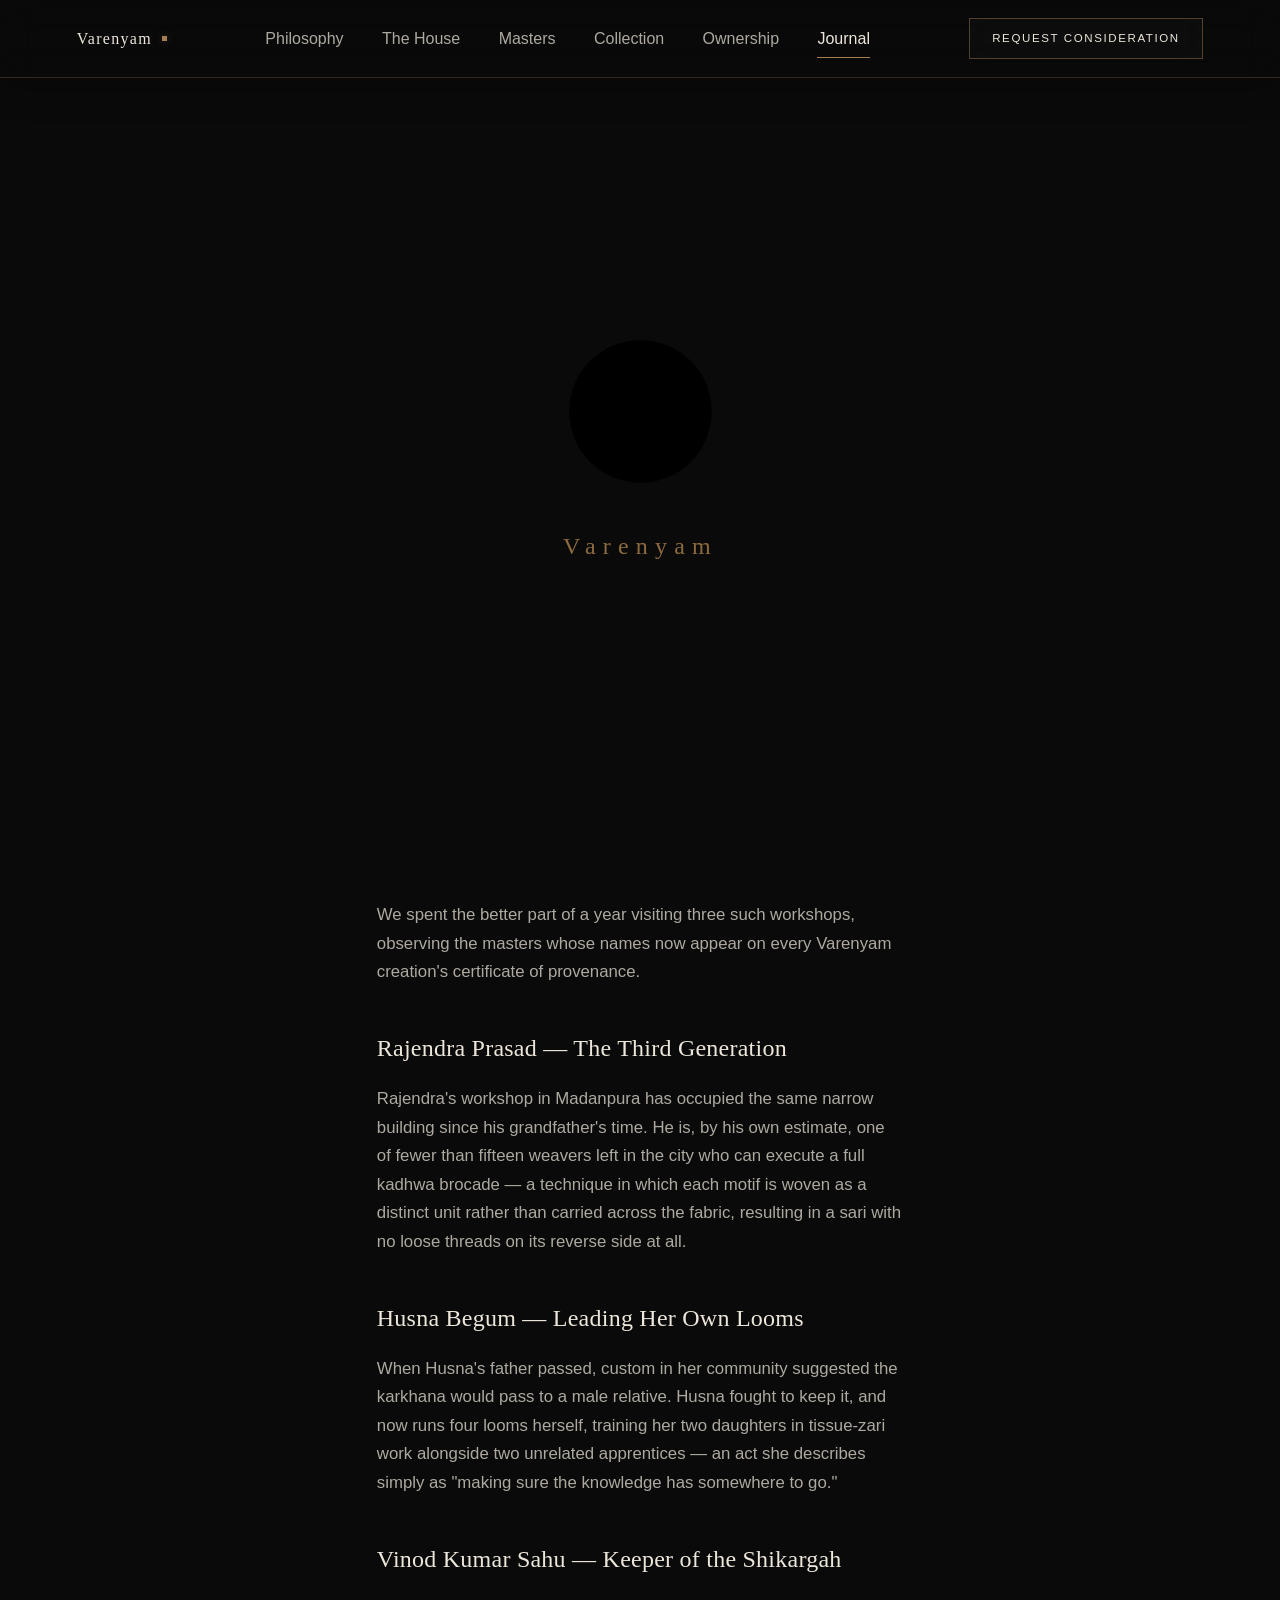
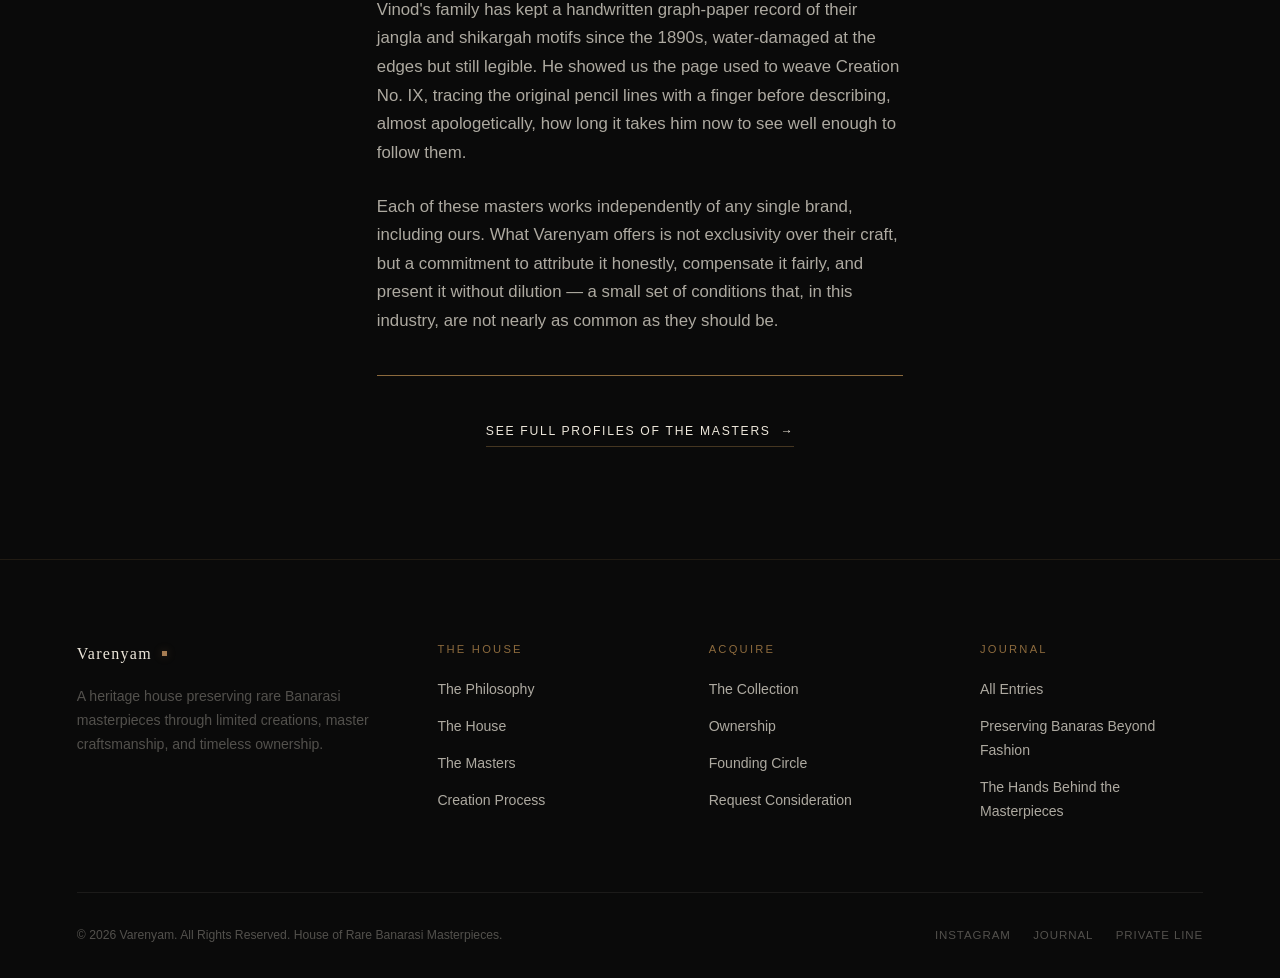
<file: journal-hands-behind.html>
<!DOCTYPE html>
<html lang="en">
<head>
<meta charset="UTF-8">
<meta name="viewport" content="width=device-width, initial-scale=1.0">
<title>The Hands Behind the Masterpieces — Varenyam Journal</title>
<link rel="stylesheet" href="css/style.css">
</head>
<body>

<div id="loader"><div class="seal"><svg viewBox="0 0 100 100"><circle class="seal-ring" cx="50" cy="50" r="46"/><path class="seal-mark" d="M30 60 L50 30 L70 60 M35 60 L65 60"/></svg><div class="loader-label">Varenyam</div></div></div>



<header class="nav">
  <div class="nav-inner">
    <a href="index.html" class="brand-mark">Varenyam<span class="dot"></span></a>
    <nav class="nav-links">
      <a href="philosophy.html">Philosophy</a><a href="house.html">The House</a><a href="masters.html">Masters</a>
      <a href="collection.html">Collection</a><a href="ownership.html">Ownership</a><a href="journal.html" class="active">Journal</a>
    </nav>
    <a href="request.html" class="nav-cta desktop-only">Request Consideration</a>
    <button class="menu-toggle" aria-label="Open menu"><span></span><span></span><span></span></button>
  </div>
</header>
<div class="mobile-menu">
  <a href="index.html">Home</a><a href="philosophy.html">The Philosophy</a><a href="house.html">The House</a>
  <a href="masters.html">The Masters</a><a href="collection.html">The Collection</a><a href="process.html">Creation Process</a>
  <a href="ownership.html">Ownership</a><a href="journal.html">Journal</a>
  <a href="request.html" class="nav-cta">Request Consideration</a>
</div>

<main>
  <section class="page-hero" style="min-height:56vh;">
    <div class="wrap">
      <p class="eyebrow reveal"><a href="journal.html" style="color:var(--gold);">Journal</a> / Craft, Profiles</p>
      <h1 class="display-lg reveal reveal-d1" style="margin-top:1rem; max-width:760px;">The Hands Behind the Masterpieces</h1>
    </div>
  </section>

  <section class="section">
    <div class="wrap article-body">
      <div class="article-meta reveal"><span>Profiles</span><span>11 Min Read</span><span>The Editorial Desk</span></div>

      <p class="drop-cap reveal">There is a particular quiet that settles over a karkhana in the hour before dusk, when the day's weaving slows and a master pauses to examine, thread by thread, what the loom has produced since morning. It is in this quiet that the real story of Varenyam is told — not in our showroom, because we don't have one, but in the workshops of Varanasi where each creation actually comes into being.</p>

      <p class="reveal">We spent the better part of a year visiting three such workshops, observing the masters whose names now appear on every Varenyam creation's certificate of provenance.</p>

      <h3>Rajendra Prasad — The Third Generation</h3>
      <p class="reveal">Rajendra's workshop in Madanpura has occupied the same narrow building since his grandfather's time. He is, by his own estimate, one of fewer than fifteen weavers left in the city who can execute a full kadhwa brocade — a technique in which each motif is woven as a distinct unit rather than carried across the fabric, resulting in a sari with no loose threads on its reverse side at all.</p>

      <h3>Husna Begum — Leading Her Own Looms</h3>
      <p class="reveal">When Husna's father passed, custom in her community suggested the karkhana would pass to a male relative. Husna fought to keep it, and now runs four looms herself, training her two daughters in tissue-zari work alongside two unrelated apprentices — an act she describes simply as "making sure the knowledge has somewhere to go."</p>

      <h3>Vinod Kumar Sahu — Keeper of the Shikargah</h3>
      <p class="reveal">Vinod's family has kept a handwritten graph-paper record of their jangla and shikargah motifs since the 1890s, water-damaged at the edges but still legible. He showed us the page used to weave Creation No. IX, tracing the original pencil lines with a finger before describing, almost apologetically, how long it takes him now to see well enough to follow them.</p>

      <p class="reveal">Each of these masters works independently of any single brand, including ours. What Varenyam offers is not exclusivity over their craft, but a commitment to attribute it honestly, compensate it fairly, and present it without dilution — a small set of conditions that, in this industry, are not nearly as common as they should be.</p>

      <div class="gold-line"></div>
      <div class="center"><a href="masters.html" class="text-link">See Full Profiles of The Masters <span class="arrow">→</span></a></div>
    </div>
  </section>
</main>

<footer class="site-footer">
  <div class="wrap">
    <div class="footer-top">
      <div class="footer-brand"><div class="brand-mark">Varenyam<span class="dot"></span></div>
        <p>A heritage house preserving rare Banarasi masterpieces through limited creations, master craftsmanship, and timeless ownership.</p></div>
      <div class="footer-col"><h5>The House</h5><a href="philosophy.html">The Philosophy</a><a href="house.html">The House</a><a href="masters.html">The Masters</a><a href="process.html">Creation Process</a></div>
      <div class="footer-col"><h5>Acquire</h5><a href="collection.html">The Collection</a><a href="ownership.html">Ownership</a><a href="ownership.html#founding-circle">Founding Circle</a><a href="request.html">Request Consideration</a></div>
      <div class="footer-col"><h5>Journal</h5><a href="journal.html">All Entries</a><a href="journal-preserving-banaras.html">Preserving Banaras Beyond Fashion</a><a href="journal-hands-behind.html">The Hands Behind the Masterpieces</a></div>
    </div>
    <div class="footer-bottom"><span>© 2026 Varenyam. All Rights Reserved. House of Rare Banarasi Masterpieces.</span>
      <div class="footer-social"><a href="#">Instagram</a><a href="journal.html">Journal</a><a href="request.html">Private Line</a></div></div>
  </div>
</footer>
<script src="js/main.js"></script>
</body>
</html>
</file>
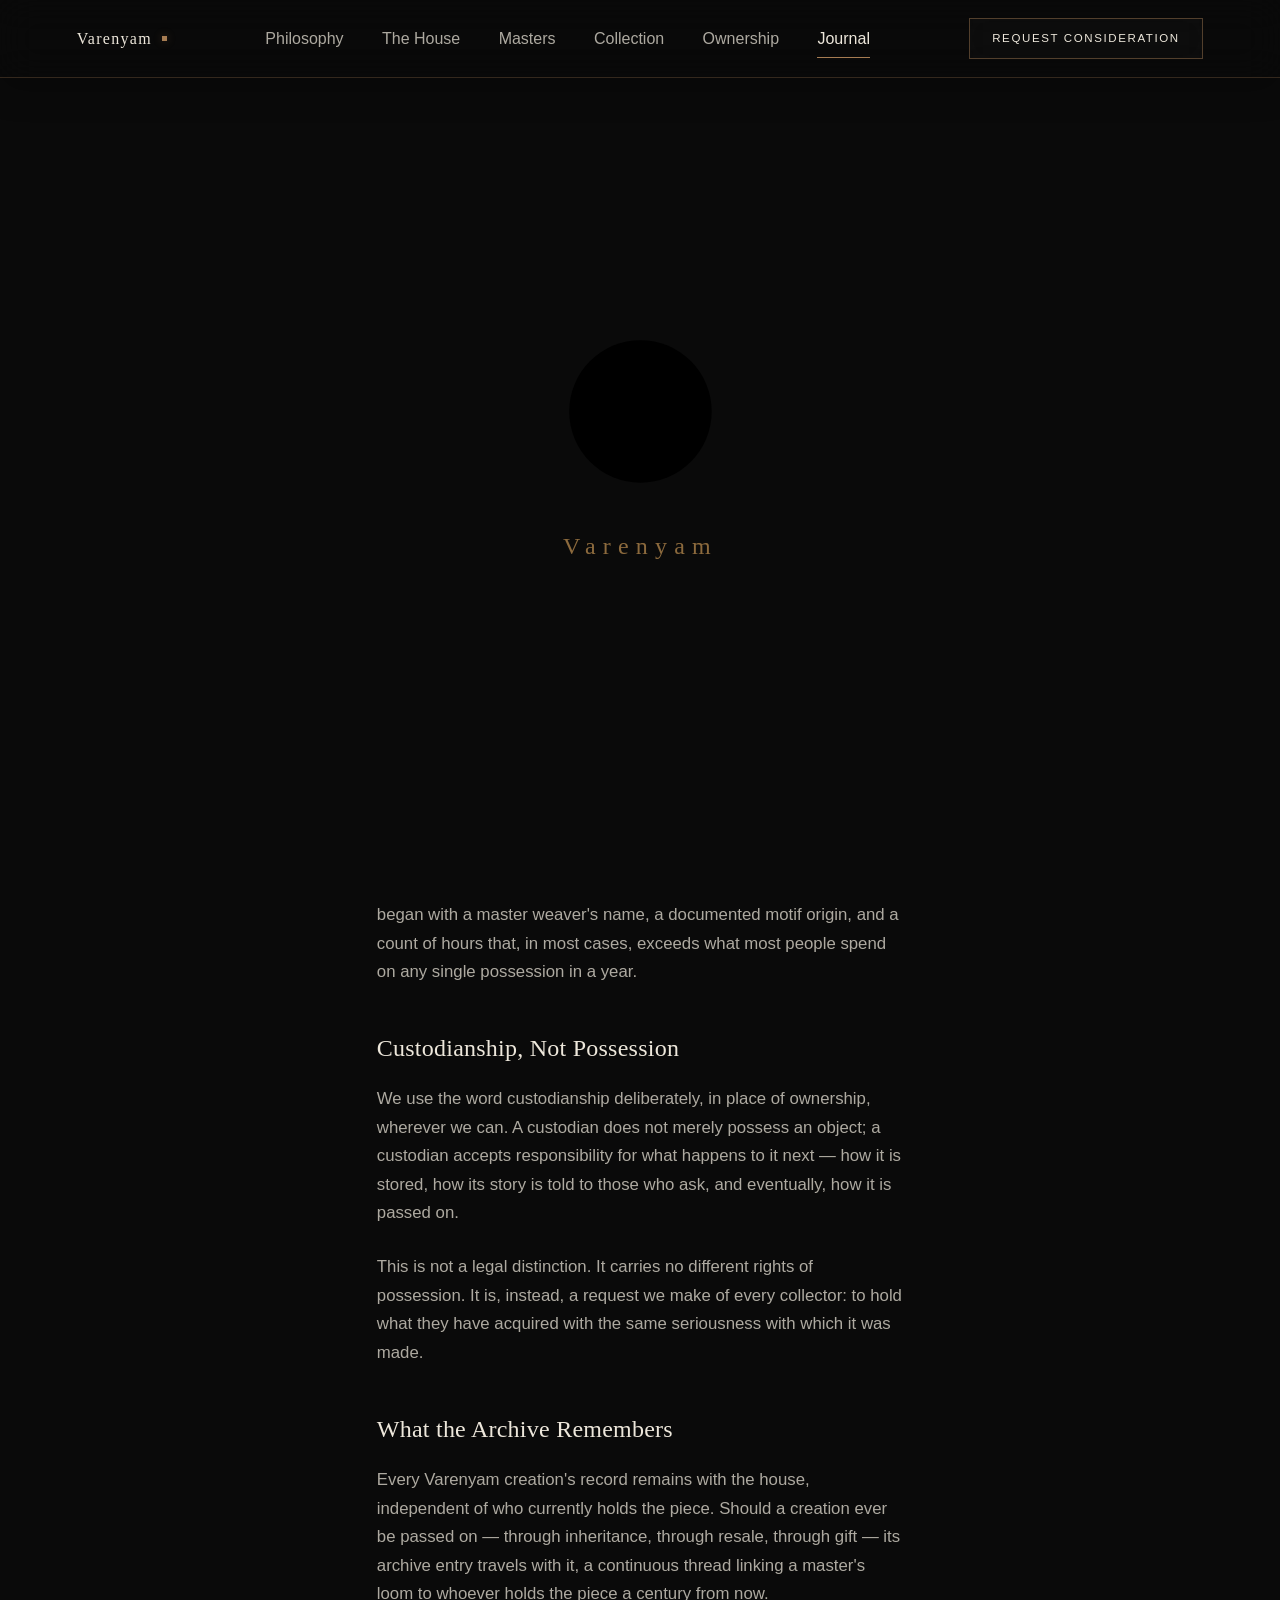
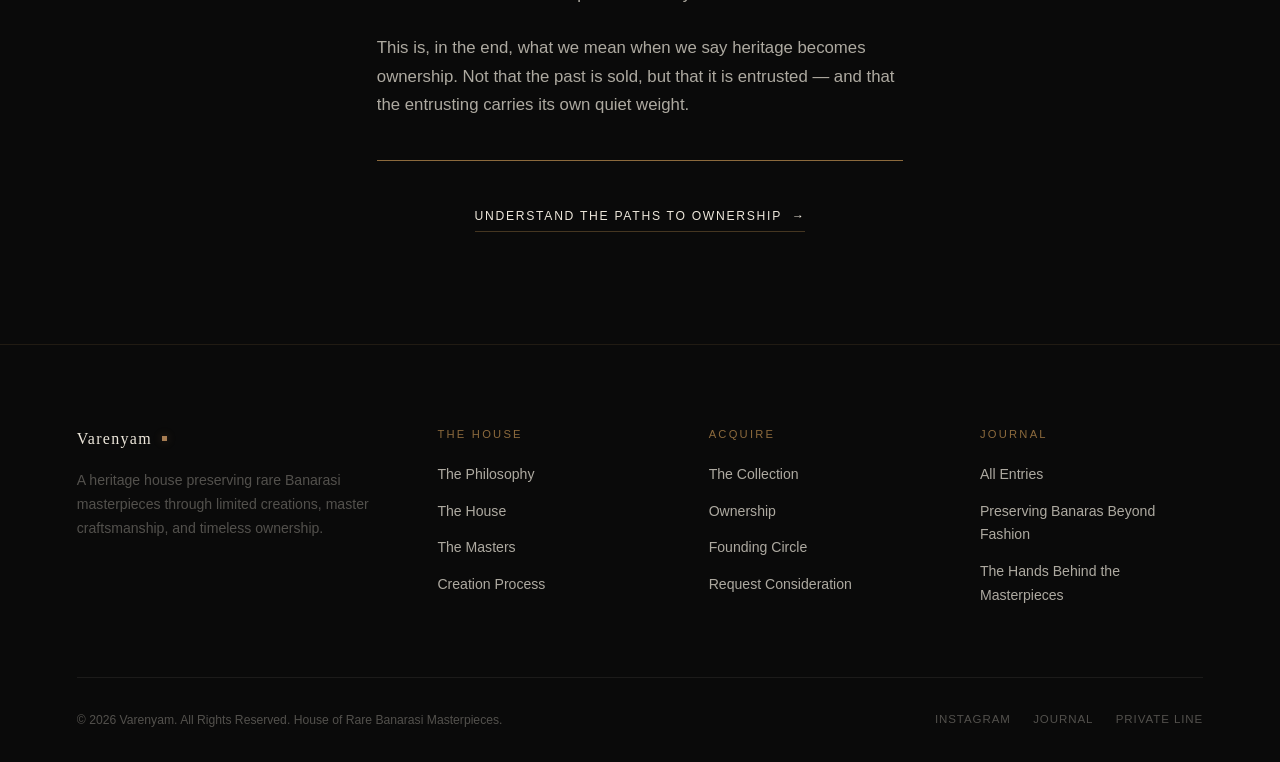
<file: journal-heritage-ownership.html>
<!DOCTYPE html>
<html lang="en">
<head>
<meta charset="UTF-8">
<meta name="viewport" content="width=device-width, initial-scale=1.0">
<title>When Heritage Becomes Ownership — Varenyam Journal</title>
<link rel="stylesheet" href="css/style.css">
</head>
<body>

<div id="loader"><div class="seal"><svg viewBox="0 0 100 100"><circle class="seal-ring" cx="50" cy="50" r="46"/><path class="seal-mark" d="M30 60 L50 30 L70 60 M35 60 L65 60"/></svg><div class="loader-label">Varenyam</div></div></div>



<header class="nav">
  <div class="nav-inner">
    <a href="index.html" class="brand-mark">Varenyam<span class="dot"></span></a>
    <nav class="nav-links">
      <a href="philosophy.html">Philosophy</a><a href="house.html">The House</a><a href="masters.html">Masters</a>
      <a href="collection.html">Collection</a><a href="ownership.html">Ownership</a><a href="journal.html" class="active">Journal</a>
    </nav>
    <a href="request.html" class="nav-cta desktop-only">Request Consideration</a>
    <button class="menu-toggle" aria-label="Open menu"><span></span><span></span><span></span></button>
  </div>
</header>
<div class="mobile-menu">
  <a href="index.html">Home</a><a href="philosophy.html">The Philosophy</a><a href="house.html">The House</a>
  <a href="masters.html">The Masters</a><a href="collection.html">The Collection</a><a href="process.html">Creation Process</a>
  <a href="ownership.html">Ownership</a><a href="journal.html">Journal</a>
  <a href="request.html" class="nav-cta">Request Consideration</a>
</div>

<main>
  <section class="page-hero" style="min-height:56vh;">
    <div class="wrap">
      <p class="eyebrow reveal"><a href="journal.html" style="color:var(--gold);">Journal</a> / Philosophy, Ownership</p>
      <h1 class="display-lg reveal reveal-d1" style="margin-top:1rem; max-width:760px;">When Heritage Becomes Ownership</h1>
    </div>
  </section>

  <section class="section">
    <div class="wrap article-body">
      <div class="article-meta reveal"><span>Philosophy</span><span>7 Min Read</span><span>The Editorial Desk</span></div>

      <p class="drop-cap reveal">We are asked, often, what differentiates buying a Varenyam creation from buying any other fine sari. The honest answer is that very little differentiates the transaction itself — a payment is made, a piece changes hands. What differs is everything that surrounds it.</p>

      <p class="reveal">When a collector acquires a Varenyam creation, they do not simply acquire a garment. They become the second entry in a record that began with a master weaver's name, a documented motif origin, and a count of hours that, in most cases, exceeds what most people spend on any single possession in a year.</p>

      <h3>Custodianship, Not Possession</h3>
      <p class="reveal">We use the word custodianship deliberately, in place of ownership, wherever we can. A custodian does not merely possess an object; a custodian accepts responsibility for what happens to it next — how it is stored, how its story is told to those who ask, and eventually, how it is passed on.</p>

      <p class="reveal">This is not a legal distinction. It carries no different rights of possession. It is, instead, a request we make of every collector: to hold what they have acquired with the same seriousness with which it was made.</p>

      <h3>What the Archive Remembers</h3>
      <p class="reveal">Every Varenyam creation's record remains with the house, independent of who currently holds the piece. Should a creation ever be passed on — through inheritance, through resale, through gift — its archive entry travels with it, a continuous thread linking a master's loom to whoever holds the piece a century from now.</p>

      <p class="reveal">This is, in the end, what we mean when we say heritage becomes ownership. Not that the past is sold, but that it is entrusted — and that the entrusting carries its own quiet weight.</p>

      <div class="gold-line"></div>
      <div class="center"><a href="ownership.html" class="text-link">Understand The Paths to Ownership <span class="arrow">→</span></a></div>
    </div>
  </section>
</main>

<footer class="site-footer">
  <div class="wrap">
    <div class="footer-top">
      <div class="footer-brand"><div class="brand-mark">Varenyam<span class="dot"></span></div>
        <p>A heritage house preserving rare Banarasi masterpieces through limited creations, master craftsmanship, and timeless ownership.</p></div>
      <div class="footer-col"><h5>The House</h5><a href="philosophy.html">The Philosophy</a><a href="house.html">The House</a><a href="masters.html">The Masters</a><a href="process.html">Creation Process</a></div>
      <div class="footer-col"><h5>Acquire</h5><a href="collection.html">The Collection</a><a href="ownership.html">Ownership</a><a href="ownership.html#founding-circle">Founding Circle</a><a href="request.html">Request Consideration</a></div>
      <div class="footer-col"><h5>Journal</h5><a href="journal.html">All Entries</a><a href="journal-preserving-banaras.html">Preserving Banaras Beyond Fashion</a><a href="journal-hands-behind.html">The Hands Behind the Masterpieces</a></div>
    </div>
    <div class="footer-bottom"><span>© 2026 Varenyam. All Rights Reserved. House of Rare Banarasi Masterpieces.</span>
      <div class="footer-social"><a href="#">Instagram</a><a href="journal.html">Journal</a><a href="request.html">Private Line</a></div></div>
  </div>
</footer>
<script src="js/main.js"></script>
</body>
</html>
</file>
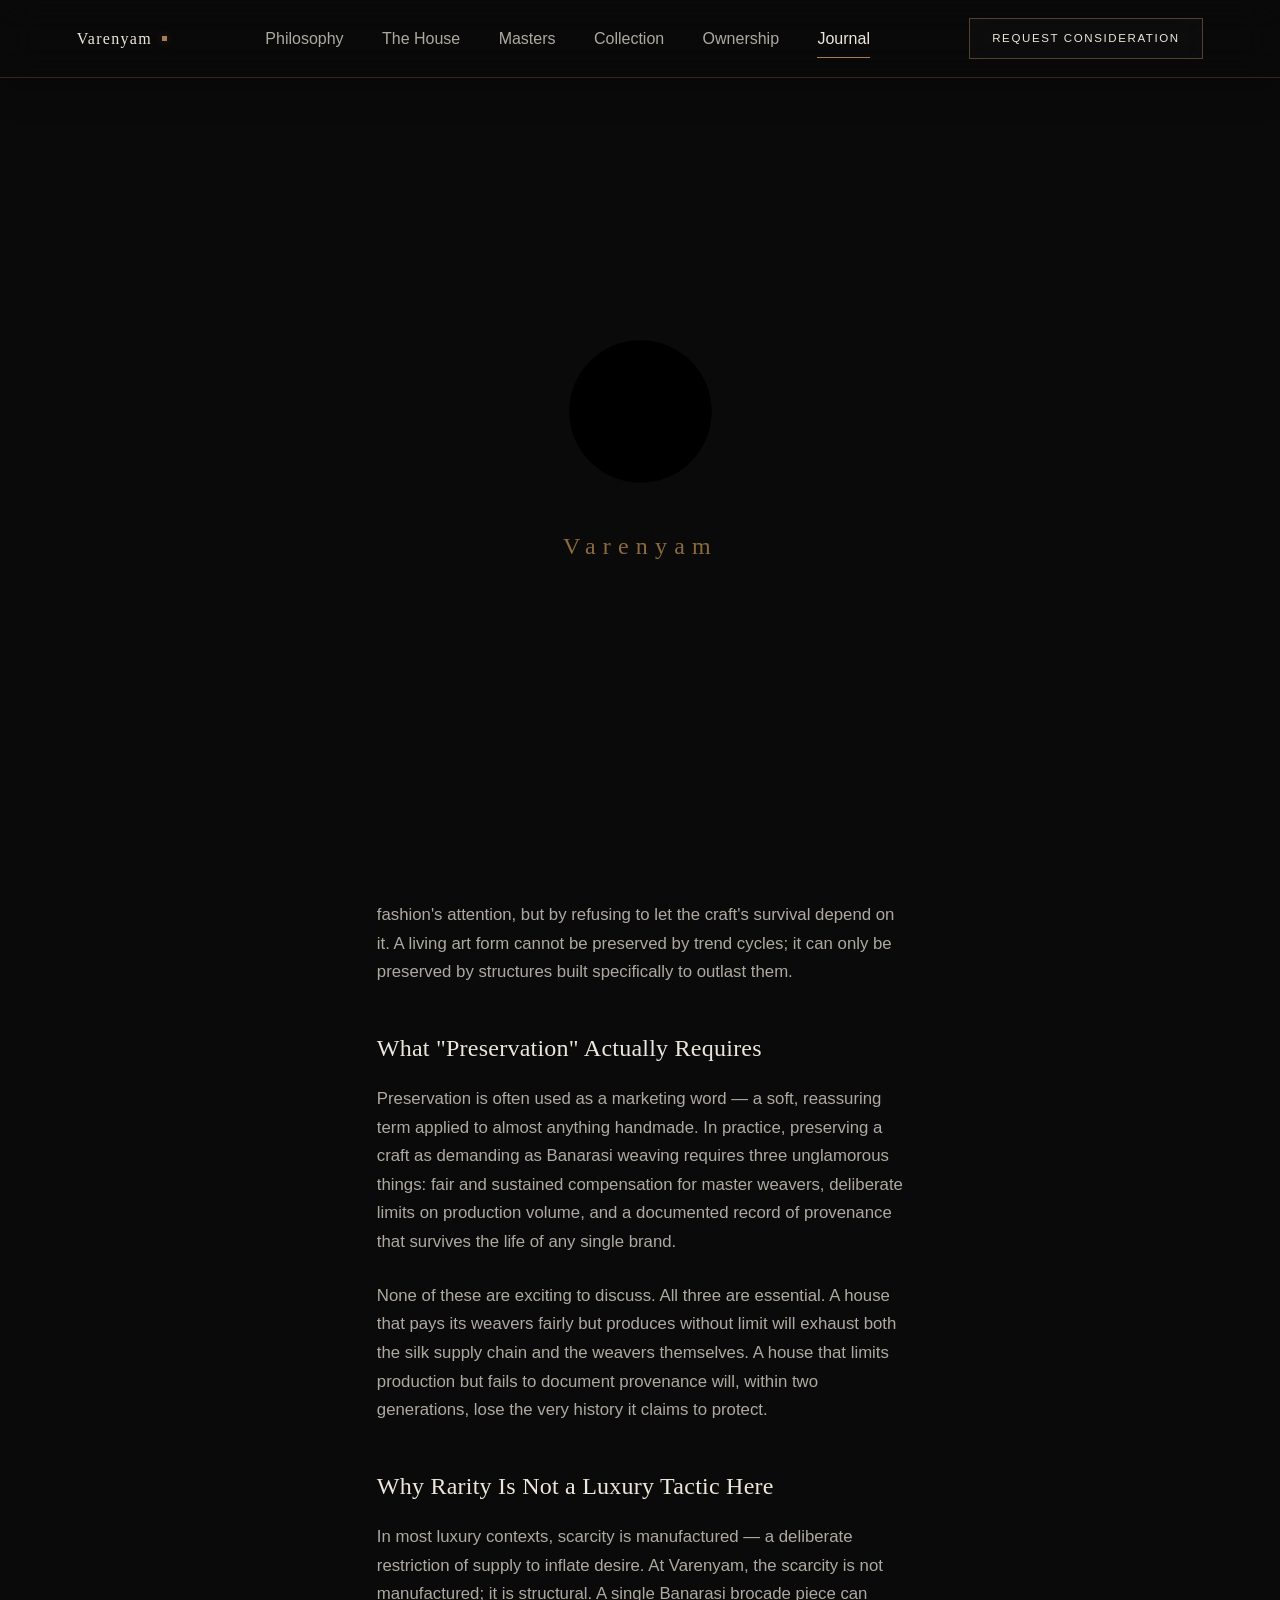
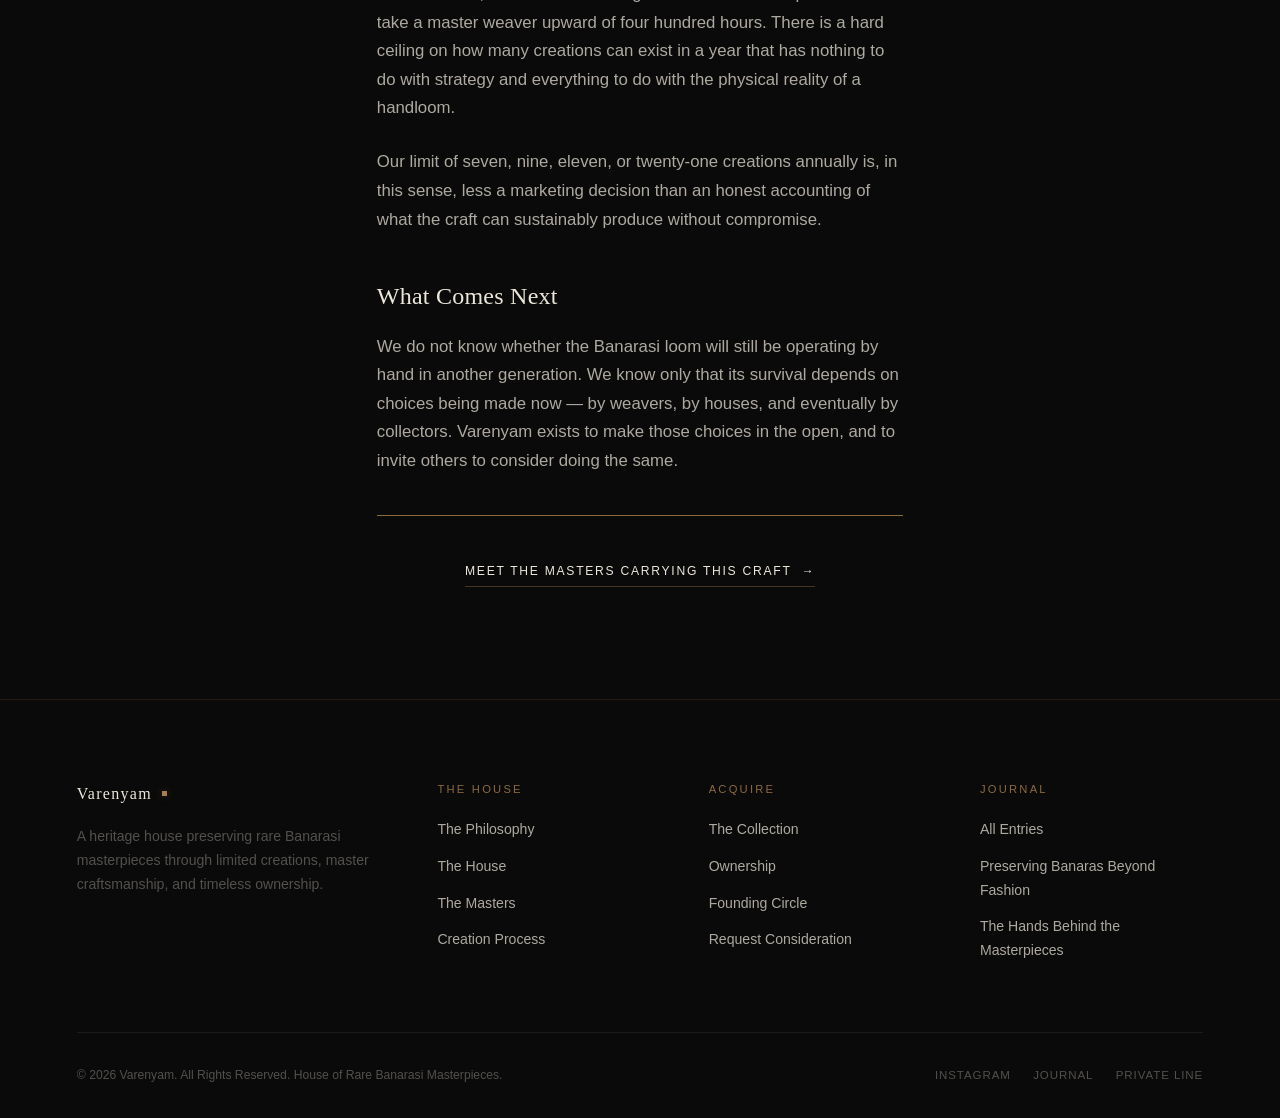
<file: journal-preserving-banaras.html>
<!DOCTYPE html>
<html lang="en">
<head>
<meta charset="UTF-8">
<meta name="viewport" content="width=device-width, initial-scale=1.0">
<title>Preserving Banaras Beyond Fashion — Varenyam Journal</title>
<link rel="stylesheet" href="css/style.css">
</head>
<body>

<div id="loader"><div class="seal"><svg viewBox="0 0 100 100"><circle class="seal-ring" cx="50" cy="50" r="46"/><path class="seal-mark" d="M30 60 L50 30 L70 60 M35 60 L65 60"/></svg><div class="loader-label">Varenyam</div></div></div>



<header class="nav">
  <div class="nav-inner">
    <a href="index.html" class="brand-mark">Varenyam<span class="dot"></span></a>
    <nav class="nav-links">
      <a href="philosophy.html">Philosophy</a><a href="house.html">The House</a><a href="masters.html">Masters</a>
      <a href="collection.html">Collection</a><a href="ownership.html">Ownership</a><a href="journal.html" class="active">Journal</a>
    </nav>
    <a href="request.html" class="nav-cta desktop-only">Request Consideration</a>
    <button class="menu-toggle" aria-label="Open menu"><span></span><span></span><span></span></button>
  </div>
</header>
<div class="mobile-menu">
  <a href="index.html">Home</a><a href="philosophy.html">The Philosophy</a><a href="house.html">The House</a>
  <a href="masters.html">The Masters</a><a href="collection.html">The Collection</a><a href="process.html">Creation Process</a>
  <a href="ownership.html">Ownership</a><a href="journal.html">Journal</a>
  <a href="request.html" class="nav-cta">Request Consideration</a>
</div>

<main>
  <section class="page-hero" style="min-height:56vh;">
    <div class="wrap">
      <p class="eyebrow reveal"><a href="journal.html" style="color:var(--gold);">Journal</a> / Heritage</p>
      <h1 class="display-lg reveal reveal-d1" style="margin-top:1rem; max-width:760px;">Preserving Banaras Beyond Fashion</h1>
    </div>
  </section>

  <section class="section">
    <div class="wrap article-body">
      <div class="article-meta reveal"><span>Heritage</span><span>8 Min Read</span><span>The Editorial Desk</span></div>

      <p class="drop-cap reveal">Every few years, a fashion cycle rediscovers Banaras. A designer references it on a runway, a magazine runs a feature, and for a season, the city's looms enjoy a flush of renewed attention. Then the cycle moves on, as cycles do, and the looms are left exactly where they were — underpaid, under-recognised, and increasingly rare.</p>

      <p class="reveal">This is the pattern Varenyam was founded to interrupt. Not by rejecting fashion's attention, but by refusing to let the craft's survival depend on it. A living art form cannot be preserved by trend cycles; it can only be preserved by structures built specifically to outlast them.</p>

      <h3>What "Preservation" Actually Requires</h3>
      <p class="reveal">Preservation is often used as a marketing word — a soft, reassuring term applied to almost anything handmade. In practice, preserving a craft as demanding as Banarasi weaving requires three unglamorous things: fair and sustained compensation for master weavers, deliberate limits on production volume, and a documented record of provenance that survives the life of any single brand.</p>

      <p class="reveal">None of these are exciting to discuss. All three are essential. A house that pays its weavers fairly but produces without limit will exhaust both the silk supply chain and the weavers themselves. A house that limits production but fails to document provenance will, within two generations, lose the very history it claims to protect.</p>

      <h3>Why Rarity Is Not a Luxury Tactic Here</h3>
      <p class="reveal">In most luxury contexts, scarcity is manufactured — a deliberate restriction of supply to inflate desire. At Varenyam, the scarcity is not manufactured; it is structural. A single Banarasi brocade piece can take a master weaver upward of four hundred hours. There is a hard ceiling on how many creations can exist in a year that has nothing to do with strategy and everything to do with the physical reality of a handloom.</p>

      <p class="reveal">Our limit of seven, nine, eleven, or twenty-one creations annually is, in this sense, less a marketing decision than an honest accounting of what the craft can sustainably produce without compromise.</p>

      <h3>What Comes Next</h3>
      <p class="reveal">We do not know whether the Banarasi loom will still be operating by hand in another generation. We know only that its survival depends on choices being made now — by weavers, by houses, and eventually by collectors. Varenyam exists to make those choices in the open, and to invite others to consider doing the same.</p>

      <div class="gold-line"></div>
      <div class="center"><a href="masters.html" class="text-link">Meet The Masters Carrying This Craft <span class="arrow">→</span></a></div>
    </div>
  </section>
</main>

<footer class="site-footer">
  <div class="wrap">
    <div class="footer-top">
      <div class="footer-brand"><div class="brand-mark">Varenyam<span class="dot"></span></div>
        <p>A heritage house preserving rare Banarasi masterpieces through limited creations, master craftsmanship, and timeless ownership.</p></div>
      <div class="footer-col"><h5>The House</h5><a href="philosophy.html">The Philosophy</a><a href="house.html">The House</a><a href="masters.html">The Masters</a><a href="process.html">Creation Process</a></div>
      <div class="footer-col"><h5>Acquire</h5><a href="collection.html">The Collection</a><a href="ownership.html">Ownership</a><a href="ownership.html#founding-circle">Founding Circle</a><a href="request.html">Request Consideration</a></div>
      <div class="footer-col"><h5>Journal</h5><a href="journal.html">All Entries</a><a href="journal-preserving-banaras.html">Preserving Banaras Beyond Fashion</a><a href="journal-hands-behind.html">The Hands Behind the Masterpieces</a></div>
    </div>
    <div class="footer-bottom"><span>© 2026 Varenyam. All Rights Reserved. House of Rare Banarasi Masterpieces.</span>
      <div class="footer-social"><a href="#">Instagram</a><a href="journal.html">Journal</a><a href="request.html">Private Line</a></div></div>
  </div>
</footer>
<script src="js/main.js"></script>
</body>
</html>
</file>
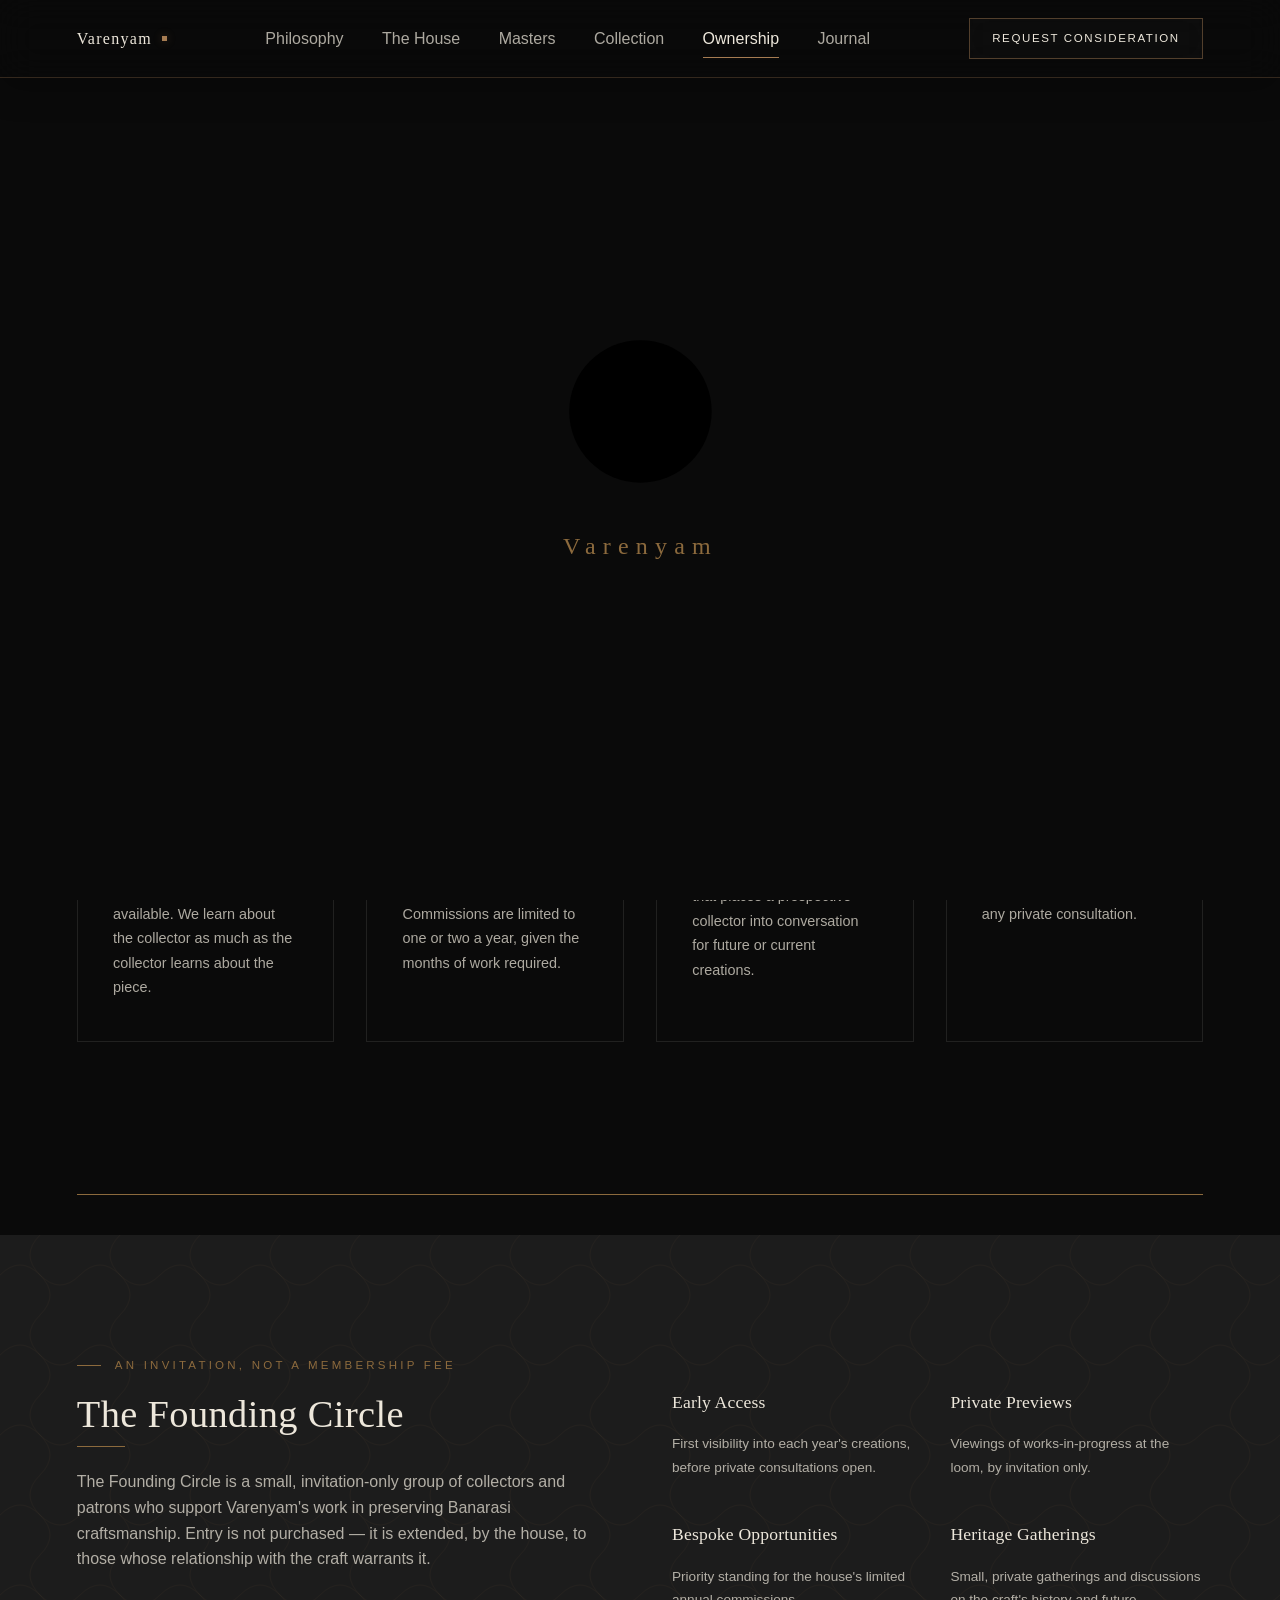
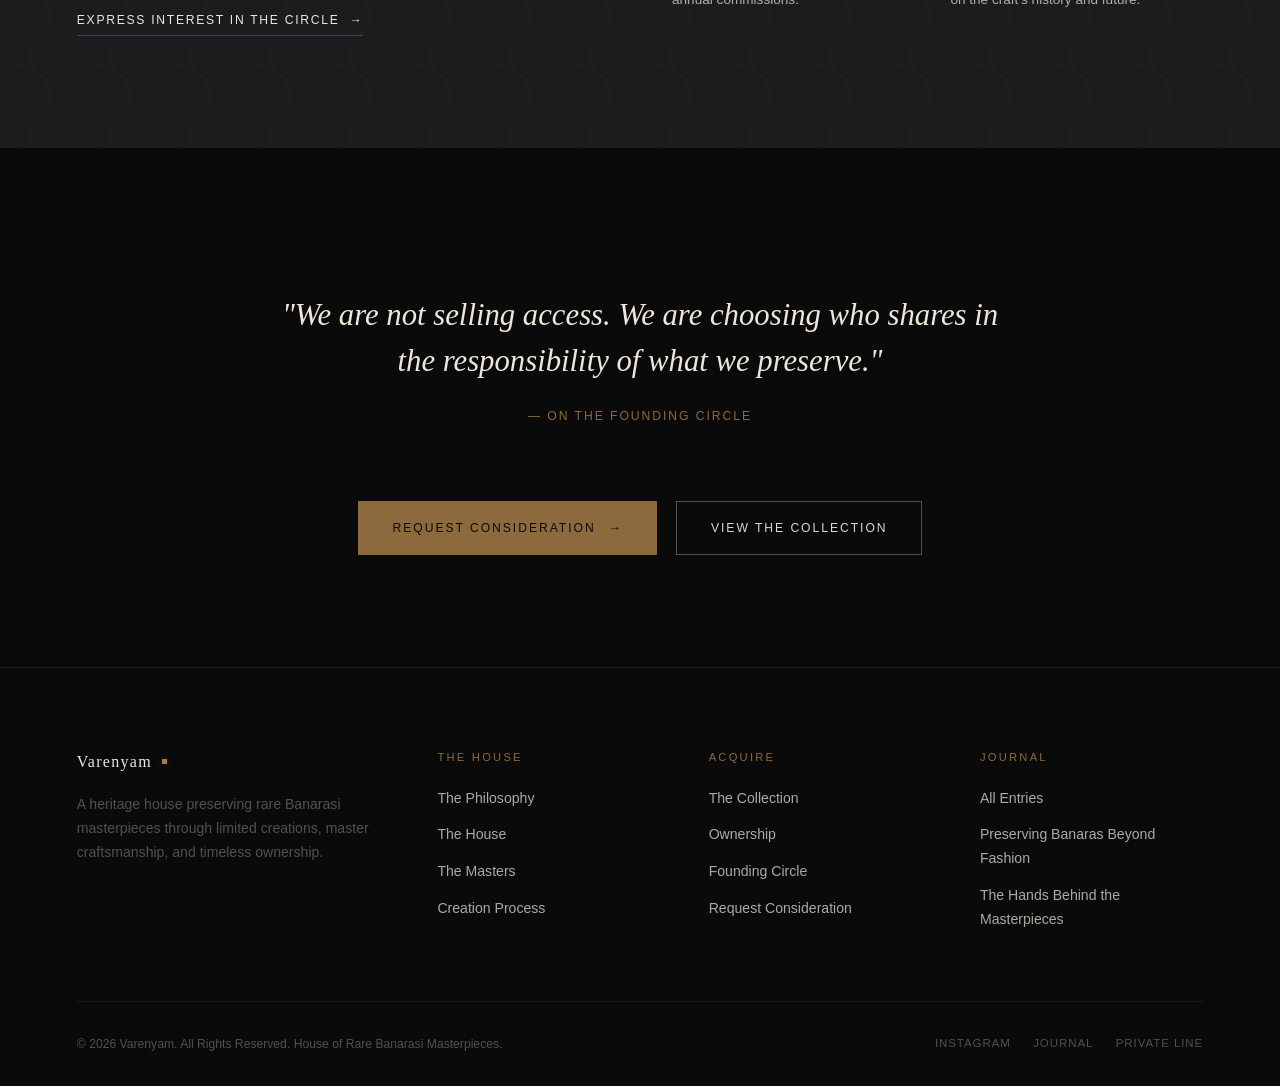
<file: ownership.html>
<!DOCTYPE html>
<html lang="en">
<head>
<meta charset="UTF-8">
<meta name="viewport" content="width=device-width, initial-scale=1.0">
<title>Ownership — Varenyam</title>
<meta name="description" content="Acquisition through private consultation, bespoke commission, and the Founding Circle — never through a storefront.">
<link rel="stylesheet" href="css/style.css">
</head>
<body>

<div id="loader"><div class="seal"><svg viewBox="0 0 100 100"><circle class="seal-ring" cx="50" cy="50" r="46"/><path class="seal-mark" d="M30 60 L50 30 L70 60 M35 60 L65 60"/></svg><div class="loader-label">Varenyam</div></div></div>



<header class="nav">
  <div class="nav-inner">
    <a href="index.html" class="brand-mark">Varenyam<span class="dot"></span></a>
    <nav class="nav-links">
      <a href="philosophy.html">Philosophy</a><a href="house.html">The House</a><a href="masters.html">Masters</a>
      <a href="collection.html">Collection</a><a href="ownership.html">Ownership</a><a href="journal.html">Journal</a>
    </nav>
    <a href="request.html" class="nav-cta desktop-only">Request Consideration</a>
    <button class="menu-toggle" aria-label="Open menu"><span></span><span></span><span></span></button>
  </div>
</header>
<div class="mobile-menu">
  <a href="index.html">Home</a><a href="philosophy.html">The Philosophy</a><a href="house.html">The House</a>
  <a href="masters.html">The Masters</a><a href="collection.html">The Collection</a><a href="process.html">Creation Process</a>
  <a href="ownership.html">Ownership</a><a href="journal.html">Journal</a>
  <a href="request.html" class="nav-cta">Request Consideration</a>
</div>

<main>
  <section class="page-hero">
    <div class="page-hero-no">∞</div>
    <div class="wrap">
      <p class="eyebrow reveal">Ownership</p>
      <h1 class="display-lg reveal reveal-d1" style="margin-top:1rem; max-width:780px;">Ownership begins with consideration, not transaction.</h1>
      <p class="lede reveal reveal-d2" style="margin-top:1.2rem;">There is no cart, no checkout, no price list. Acquiring a Varenyam creation follows one of four paths — each beginning with a conversation.</p>
    </div>
  </section>

  <section class="section">
    <div class="wrap grid-4">
      <div class="path-card reveal">
        <span class="p-tag">Path One</span>
        <h3>Private Consultation</h3>
        <p>A confidential meeting, in person or by appointment, to discuss a creation currently marked as privately available. We learn about the collector as much as the collector learns about the piece.</p>
      </div>
      <div class="path-card reveal reveal-d1">
        <span class="p-tag">Path Two</span>
        <h3>Bespoke Commission</h3>
        <p>For collectors seeking a creation built around a specific motif, family heritage, or occasion. Commissions are limited to one or two a year, given the months of work required.</p>
      </div>
      <div class="path-card reveal reveal-d2">
        <span class="p-tag">Path Three</span>
        <h3>Request for Consideration</h3>
        <p>An open inquiry to the house, reviewed personally, that places a prospective collector into conversation for future or current creations.</p>
      </div>
      <div class="path-card reveal reveal-d3">
        <span class="p-tag">Path Four</span>
        <h3>Founding Circle Access</h3>
        <p>An invitation-only relationship offering early visibility into the house's annual creations, ahead of any private consultation.</p>
      </div>
    </div>
  </section>

  <div class="wrap"><div class="gold-line"></div></div>

  <!-- FOUNDING CIRCLE -->
  <section class="section charcoal" id="founding-circle">
    <div class="wrap grid-2">
      <div class="reveal">
        <p class="eyebrow">An Invitation, Not A Membership Fee</p>
        <h2 class="display-md" style="margin-top:1rem;">The Founding Circle</h2>
        <p class="body-text" style="margin-top:1.4rem;">The Founding Circle is a small, invitation-only group of collectors and patrons who support Varenyam's work in preserving Banarasi craftsmanship. Entry is not purchased — it is extended, by the house, to those whose relationship with the craft warrants it.</p>
        <div class="btn-row"><a href="request.html" class="text-link">Express Interest in The Circle <span class="arrow">→</span></a></div>
      </div>
      <div class="reveal reveal-d2">
        <div class="grid-2" style="gap:1.6rem;">
          <div class="pillar" style="border-top:none; padding-top:0;">
            <h3 style="font-size:1.1rem;">Early Access</h3>
            <p style="font-size:.85rem;">First visibility into each year's creations, before private consultations open.</p>
          </div>
          <div class="pillar" style="border-top:none; padding-top:0;">
            <h3 style="font-size:1.1rem;">Private Previews</h3>
            <p style="font-size:.85rem;">Viewings of works-in-progress at the loom, by invitation only.</p>
          </div>
          <div class="pillar" style="border-top:none; padding-top:0;">
            <h3 style="font-size:1.1rem;">Bespoke Opportunities</h3>
            <p style="font-size:.85rem;">Priority standing for the house's limited annual commissions.</p>
          </div>
          <div class="pillar" style="border-top:none; padding-top:0;">
            <h3 style="font-size:1.1rem;">Heritage Gatherings</h3>
            <p style="font-size:.85rem;">Small, private gatherings and discussions on the craft's history and future.</p>
          </div>
        </div>
      </div>
    </div>
  </section>

  <section class="section">
    <div class="wrap quote-block reveal">
      <p>"We are not selling access. We are choosing who shares in the responsibility of what we preserve."</p>
      <cite>— On the Founding Circle</cite>
    </div>
    <div class="wrap center" style="margin-top:2.6rem;">
      <div class="btn-row" style="justify-content:center;">
        <a href="request.html" class="btn solid">Request Consideration <span class="arrow">→</span></a>
        <a href="collection.html" class="btn ghost">View The Collection</a>
      </div>
    </div>
  </section>
</main>

<footer class="site-footer">
  <div class="wrap">
    <div class="footer-top">
      <div class="footer-brand"><div class="brand-mark">Varenyam<span class="dot"></span></div>
        <p>A heritage house preserving rare Banarasi masterpieces through limited creations, master craftsmanship, and timeless ownership.</p></div>
      <div class="footer-col"><h5>The House</h5><a href="philosophy.html">The Philosophy</a><a href="house.html">The House</a><a href="masters.html">The Masters</a><a href="process.html">Creation Process</a></div>
      <div class="footer-col"><h5>Acquire</h5><a href="collection.html">The Collection</a><a href="ownership.html">Ownership</a><a href="ownership.html#founding-circle">Founding Circle</a><a href="request.html">Request Consideration</a></div>
      <div class="footer-col"><h5>Journal</h5><a href="journal.html">All Entries</a><a href="journal-preserving-banaras.html">Preserving Banaras Beyond Fashion</a><a href="journal-hands-behind.html">The Hands Behind the Masterpieces</a></div>
    </div>
    <div class="footer-bottom"><span>© 2026 Varenyam. All Rights Reserved. House of Rare Banarasi Masterpieces.</span>
      <div class="footer-social"><a href="#">Instagram</a><a href="journal.html">Journal</a><a href="request.html">Private Line</a></div></div>
  </div>
</footer>
<script src="js/main.js"></script>
</body>
</html>
</file>
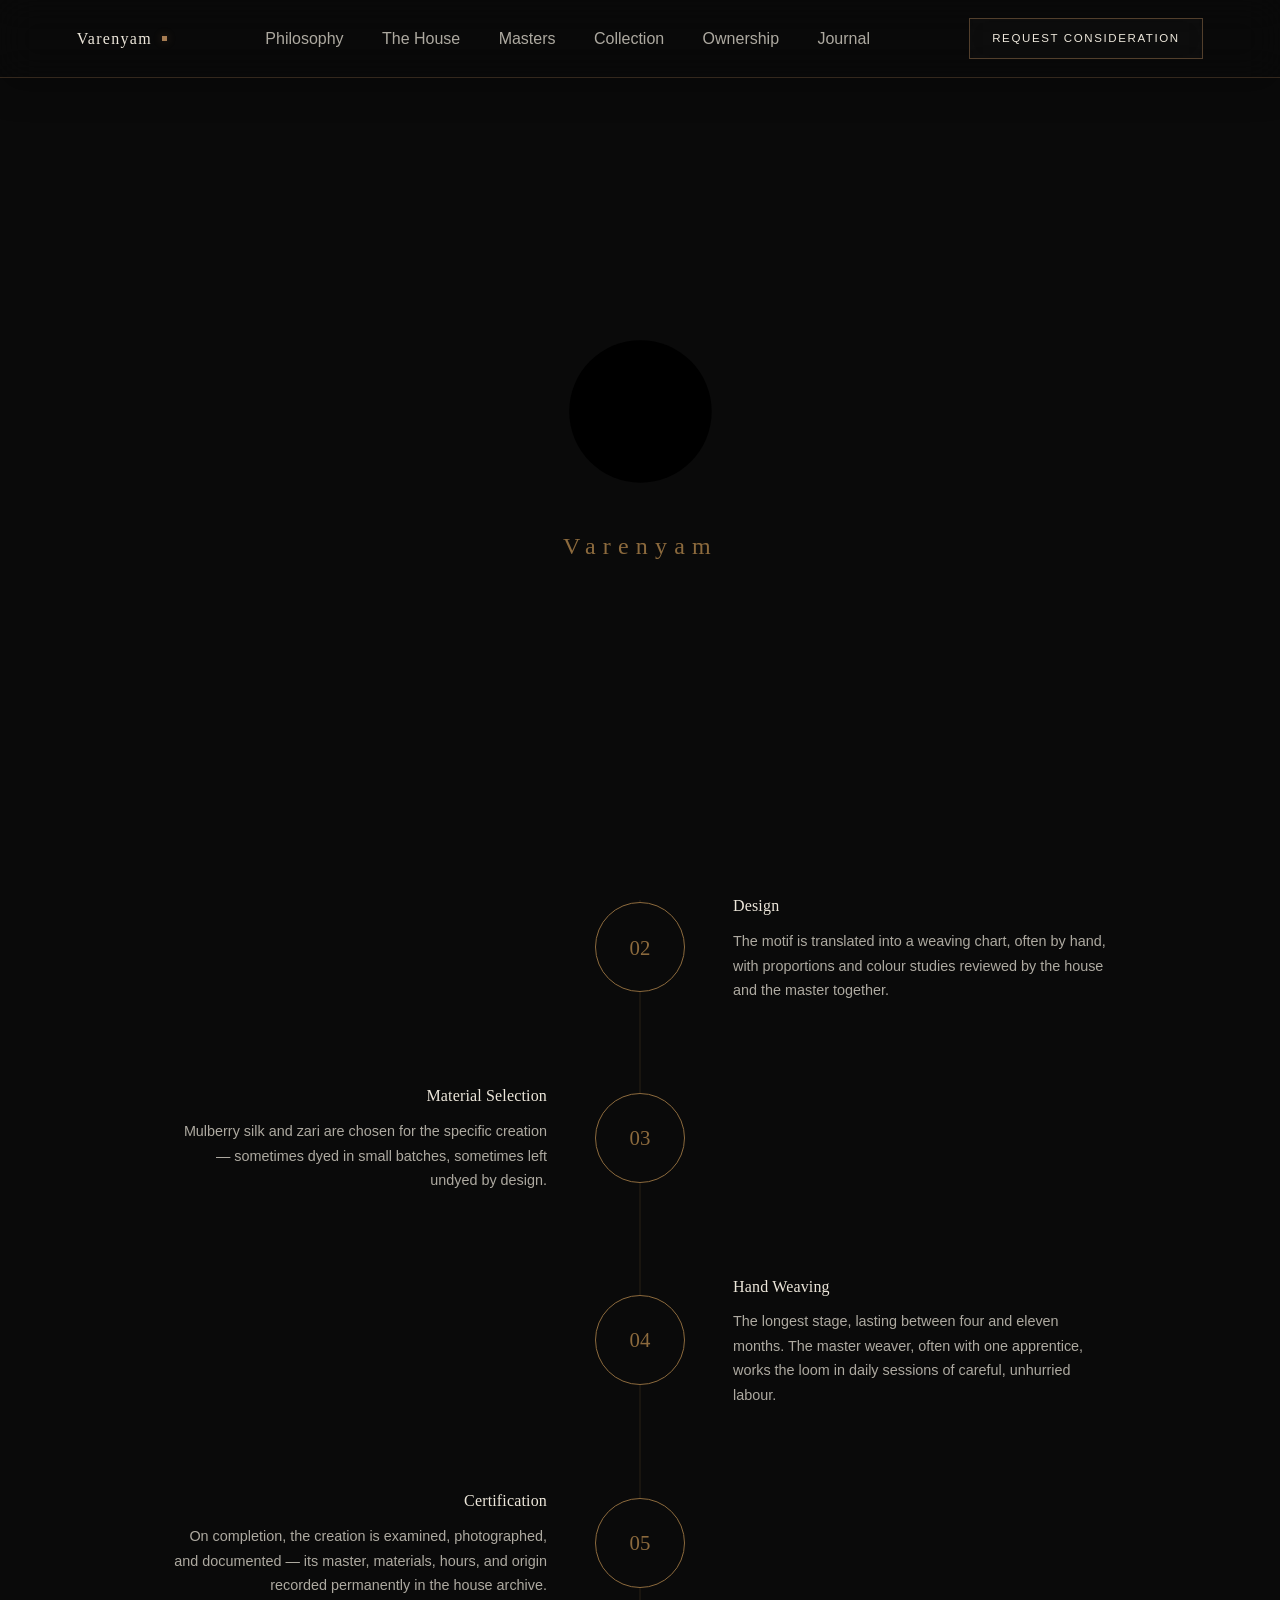
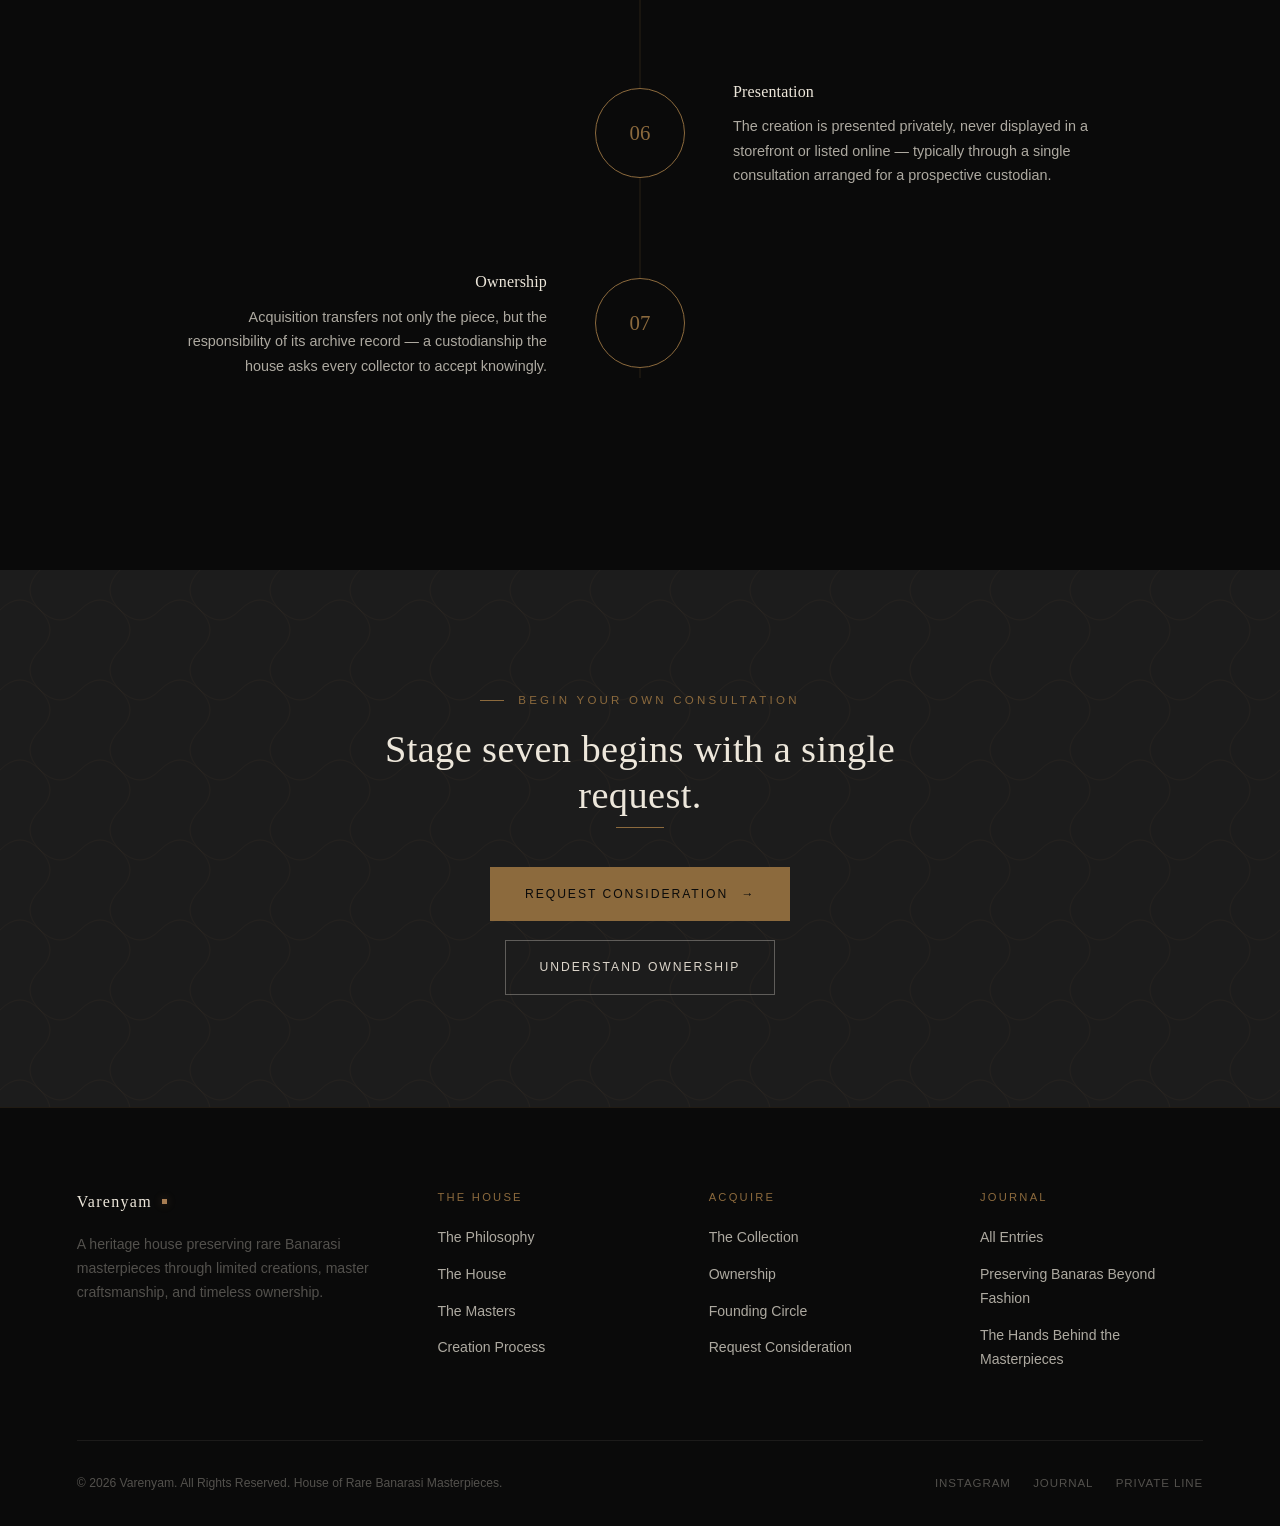
<file: process.html>
<!DOCTYPE html>
<html lang="en">
<head>
<meta charset="UTF-8">
<meta name="viewport" content="width=device-width, initial-scale=1.0">
<title>The Creation Process — Varenyam</title>
<meta name="description" content="From inspiration to ownership — the seven stages every Varenyam creation passes through.">
<link rel="stylesheet" href="css/style.css">
</head>
<body>

<div id="loader"><div class="seal"><svg viewBox="0 0 100 100"><circle class="seal-ring" cx="50" cy="50" r="46"/><path class="seal-mark" d="M30 60 L50 30 L70 60 M35 60 L65 60"/></svg><div class="loader-label">Varenyam</div></div></div>



<header class="nav">
  <div class="nav-inner">
    <a href="index.html" class="brand-mark">Varenyam<span class="dot"></span></a>
    <nav class="nav-links">
      <a href="philosophy.html">Philosophy</a><a href="house.html">The House</a><a href="masters.html">Masters</a>
      <a href="collection.html">Collection</a><a href="ownership.html">Ownership</a><a href="journal.html">Journal</a>
    </nav>
    <a href="request.html" class="nav-cta desktop-only">Request Consideration</a>
    <button class="menu-toggle" aria-label="Open menu"><span></span><span></span><span></span></button>
  </div>
</header>
<div class="mobile-menu">
  <a href="index.html">Home</a><a href="philosophy.html">The Philosophy</a><a href="house.html">The House</a>
  <a href="masters.html">The Masters</a><a href="collection.html">The Collection</a><a href="process.html">Creation Process</a>
  <a href="ownership.html">Ownership</a><a href="journal.html">Journal</a>
  <a href="request.html" class="nav-cta">Request Consideration</a>
</div>

<main>
  <section class="page-hero">
    <div class="page-hero-no">I–VII</div>
    <div class="wrap">
      <p class="eyebrow reveal">The Creation Process</p>
      <h1 class="display-lg reveal reveal-d1" style="margin-top:1rem; max-width:780px;">Seven stages. No stage is shortened.</h1>
      <p class="lede reveal reveal-d2" style="margin-top:1.2rem;">From the first sketch to the moment a creation finds its custodian, every Varenyam piece follows the same disciplined sequence — regardless of how long it takes, or who is waiting.</p>
    </div>
  </section>

  <section class="section">
    <div class="wrap">
      <div class="timeline">

        <div class="t-step left">
          <div class="t-content reveal">
            <h4>Inspiration</h4>
            <p>A motif is identified — from an archival ledger, an oral history, or a master's own family record. No design proceeds without a documented, authentic origin.</p>
          </div>
          <div class="t-node"><span class="t-num">01</span></div>
          <div class="t-empty"></div>
        </div>

        <div class="t-step right">
          <div class="t-empty"></div>
          <div class="t-node"><span class="t-num">02</span></div>
          <div class="t-content reveal">
            <h4>Design</h4>
            <p>The motif is translated into a weaving chart, often by hand, with proportions and colour studies reviewed by the house and the master together.</p>
          </div>
        </div>

        <div class="t-step left">
          <div class="t-content reveal">
            <h4>Material Selection</h4>
            <p>Mulberry silk and zari are chosen for the specific creation — sometimes dyed in small batches, sometimes left undyed by design.</p>
          </div>
          <div class="t-node"><span class="t-num">03</span></div>
          <div class="t-empty"></div>
        </div>

        <div class="t-step right">
          <div class="t-empty"></div>
          <div class="t-node"><span class="t-num">04</span></div>
          <div class="t-content reveal">
            <h4>Hand Weaving</h4>
            <p>The longest stage, lasting between four and eleven months. The master weaver, often with one apprentice, works the loom in daily sessions of careful, unhurried labour.</p>
          </div>
        </div>

        <div class="t-step left">
          <div class="t-content reveal">
            <h4>Certification</h4>
            <p>On completion, the creation is examined, photographed, and documented — its master, materials, hours, and origin recorded permanently in the house archive.</p>
          </div>
          <div class="t-node"><span class="t-num">05</span></div>
          <div class="t-empty"></div>
        </div>

        <div class="t-step right">
          <div class="t-empty"></div>
          <div class="t-node"><span class="t-num">06</span></div>
          <div class="t-content reveal">
            <h4>Presentation</h4>
            <p>The creation is presented privately, never displayed in a storefront or listed online — typically through a single consultation arranged for a prospective custodian.</p>
          </div>
        </div>

        <div class="t-step left">
          <div class="t-content reveal">
            <h4>Ownership</h4>
            <p>Acquisition transfers not only the piece, but the responsibility of its archive record — a custodianship the house asks every collector to accept knowingly.</p>
          </div>
          <div class="t-node"><span class="t-num">07</span></div>
          <div class="t-empty"></div>
        </div>

      </div>
    </div>
  </section>

  <section class="section charcoal">
    <div class="wrap center" style="max-width:720px; margin:0 auto;">
      <p class="eyebrow center reveal">Begin Your Own Consultation</p>
      <h2 class="display-md reveal reveal-d1" style="margin-top:1rem;">Stage seven begins with a single request.</h2>
      <div class="btn-row" style="justify-content:center;">
        <a href="request.html" class="btn solid">Request Consideration <span class="arrow">→</span></a>
        <a href="ownership.html" class="btn ghost">Understand Ownership</a>
      </div>
    </div>
  </section>
</main>

<footer class="site-footer">
  <div class="wrap">
    <div class="footer-top">
      <div class="footer-brand"><div class="brand-mark">Varenyam<span class="dot"></span></div>
        <p>A heritage house preserving rare Banarasi masterpieces through limited creations, master craftsmanship, and timeless ownership.</p></div>
      <div class="footer-col"><h5>The House</h5><a href="philosophy.html">The Philosophy</a><a href="house.html">The House</a><a href="masters.html">The Masters</a><a href="process.html">Creation Process</a></div>
      <div class="footer-col"><h5>Acquire</h5><a href="collection.html">The Collection</a><a href="ownership.html">Ownership</a><a href="ownership.html#founding-circle">Founding Circle</a><a href="request.html">Request Consideration</a></div>
      <div class="footer-col"><h5>Journal</h5><a href="journal.html">All Entries</a><a href="journal-preserving-banaras.html">Preserving Banaras Beyond Fashion</a><a href="journal-hands-behind.html">The Hands Behind the Masterpieces</a></div>
    </div>
    <div class="footer-bottom"><span>© 2026 Varenyam. All Rights Reserved. House of Rare Banarasi Masterpieces.</span>
      <div class="footer-social"><a href="#">Instagram</a><a href="journal.html">Journal</a><a href="request.html">Private Line</a></div></div>
  </div>
</footer>
<script src="js/main.js"></script>
</body>
</html>
</file>
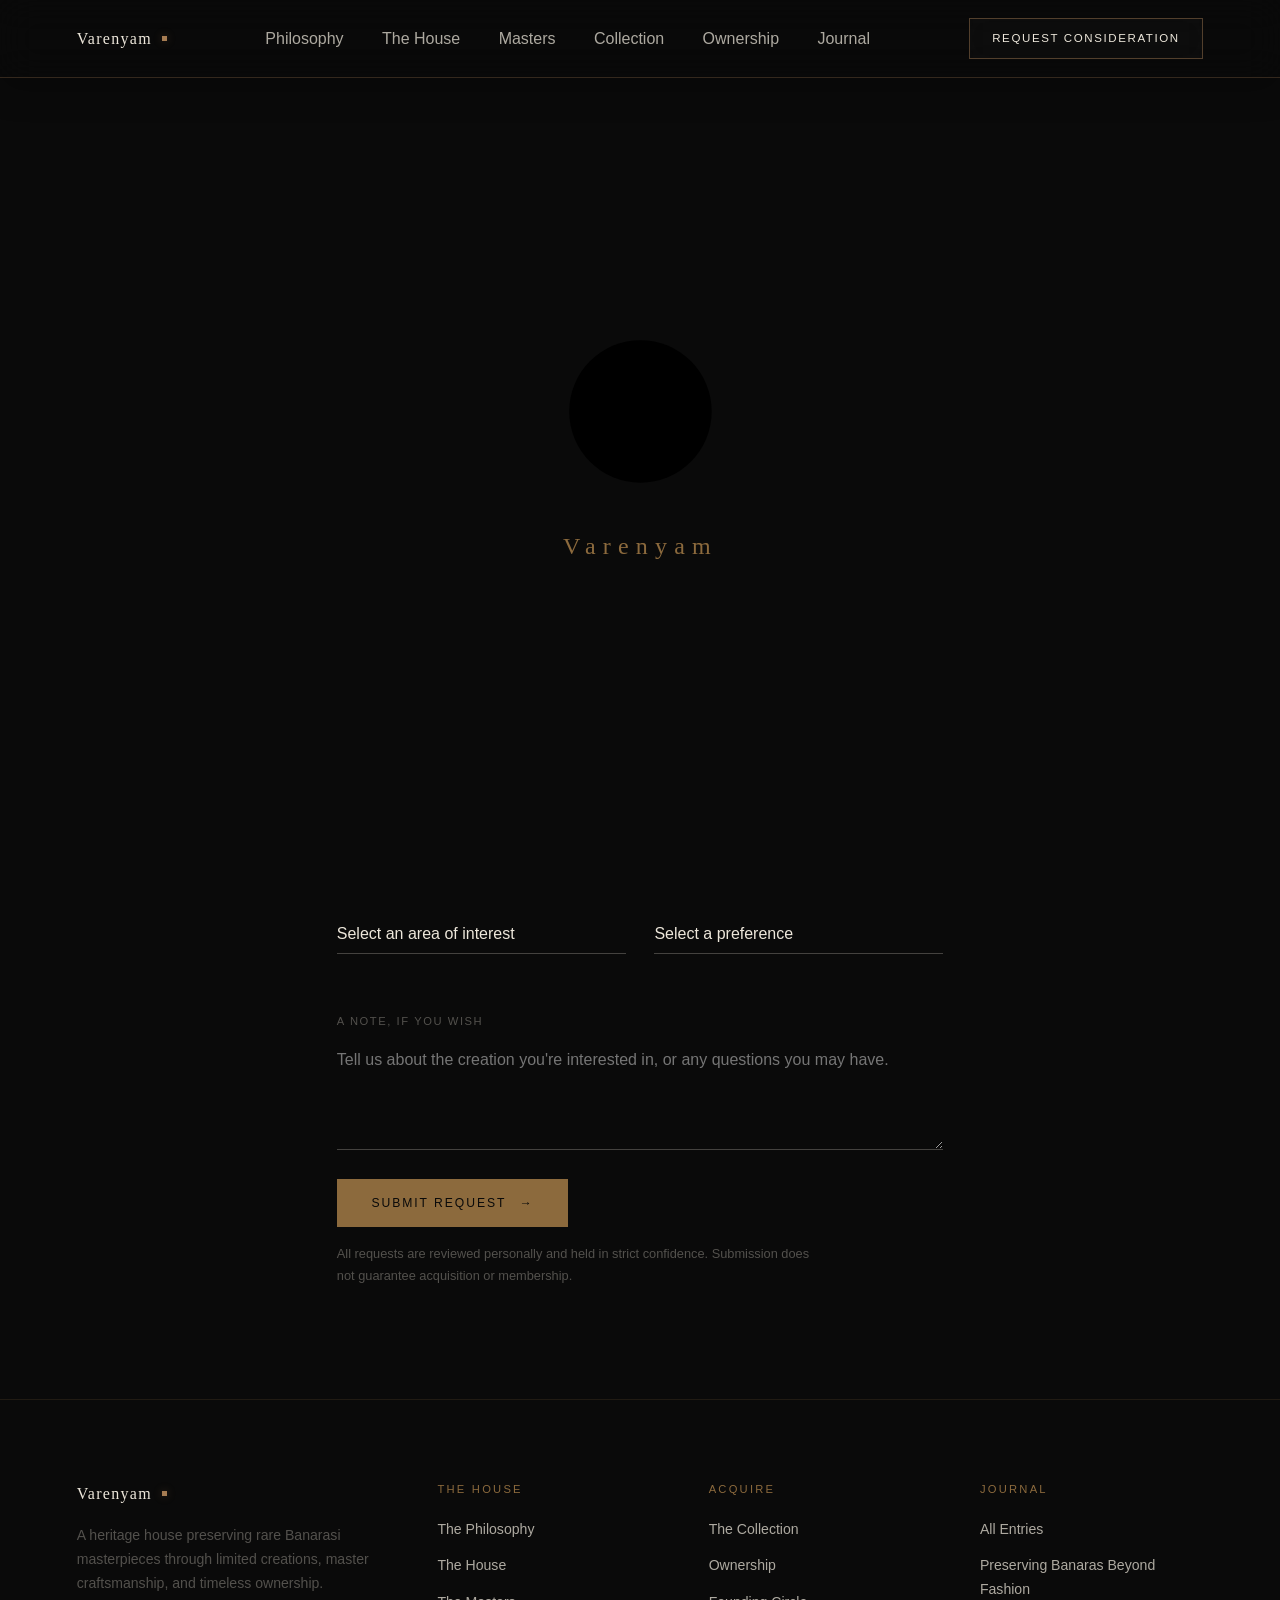
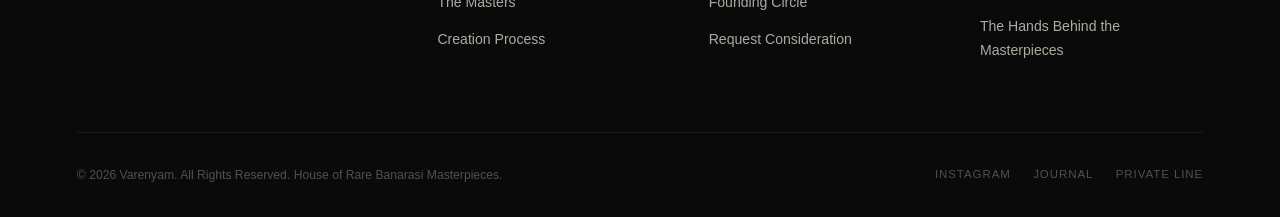
<file: request.html>
<!DOCTYPE html>
<html lang="en">
<head>
<meta charset="UTF-8">
<meta name="viewport" content="width=device-width, initial-scale=1.0">
<title>Request Consideration — Varenyam</title>
<meta name="description" content="Begin a private consultation with Varenyam. Submit a request for consideration.">
<link rel="stylesheet" href="css/style.css">
</head>
<body>

<div id="loader"><div class="seal"><svg viewBox="0 0 100 100"><circle class="seal-ring" cx="50" cy="50" r="46"/><path class="seal-mark" d="M30 60 L50 30 L70 60 M35 60 L65 60"/></svg><div class="loader-label">Varenyam</div></div></div>


<header class="nav">
  <div class="nav-inner">
    <a href="index.html" class="brand-mark">Varenyam<span class="dot"></span></a>
    <nav class="nav-links">
      <a href="philosophy.html">Philosophy</a><a href="house.html">The House</a><a href="masters.html">Masters</a>
      <a href="collection.html">Collection</a><a href="ownership.html">Ownership</a><a href="journal.html">Journal</a>
    </nav>
    <a href="request.html" class="nav-cta desktop-only active">Request Consideration</a>
    <button class="menu-toggle" aria-label="Open menu"><span></span><span></span><span></span></button>
  </div>
</header>
<div class="mobile-menu">
  <a href="index.html">Home</a><a href="philosophy.html">The Philosophy</a><a href="house.html">The House</a>
  <a href="masters.html">The Masters</a><a href="collection.html">The Collection</a><a href="process.html">Creation Process</a>
  <a href="ownership.html">Ownership</a><a href="journal.html">Journal</a>
  <a href="request.html" class="nav-cta">Request Consideration</a>
</div>

<main>
  <section class="page-hero" style="min-height:54vh;">
    <div class="wrap">
      <p class="eyebrow reveal">Request Consideration</p>
      <h1 class="display-lg reveal reveal-d1" style="margin-top:1rem; max-width:760px;">Every relationship with Varenyam begins here.</h1>
      <p class="lede reveal reveal-d2" style="margin-top:1.2rem;">Share a little about yourself and your interest. A member of the house will respond personally — typically within five business days.</p>
    </div>
  </section>

  <section class="section">
    <div class="wrap" style="max-width:760px; margin:0 auto;">

      <form id="consideration-form" class="reveal">
        <div class="form-grid">
          <div class="field">
            <label for="fullname">Full Name</label>
            <input type="text" id="fullname" name="fullname" placeholder="Your full name" required>
          </div>
          <div class="field">
            <label for="email">Email</label>
            <input type="email" id="email" name="email" placeholder="name@example.com" required>
          </div>
          <div class="field">
            <label for="phone">Phone</label>
            <input type="tel" id="phone" name="phone" placeholder="+91 XXXXX XXXXX" required>
          </div>
          <div class="field">
            <label for="city">City</label>
            <input type="text" id="city" name="city" placeholder="e.g. Mumbai" required>
          </div>
          <div class="field">
            <label for="interest">Interest</label>
            <select id="interest" name="interest" required>
              <option value="" disabled selected>Select an area of interest</option>
              <option>A Specific Creation</option>
              <option>Bespoke Commission</option>
              <option>Founding Circle Access</option>
              <option>General Consideration</option>
            </select>
          </div>
          <div class="field">
            <label for="consult">Preferred Consultation Type</label>
            <select id="consult" name="consult" required>
              <option value="" disabled selected>Select a preference</option>
              <option>In Person, Varanasi</option>
              <option>In Person, Mumbai</option>
              <option>Private Video Consultation</option>
              <option>Written Correspondence First</option>
            </select>
          </div>
          <div class="field full">
            <label for="message">A Note, If You Wish</label>
            <textarea id="message" name="message" placeholder="Tell us about the creation you're interested in, or any questions you may have."></textarea>
          </div>
        </div>
        <button type="submit" class="btn solid">Submit Request <span class="arrow">→</span></button>
        <p class="form-note">All requests are reviewed personally and held in strict confidence. Submission does not guarantee acquisition or membership.</p>
      </form>

      <div id="form-confirm" class="confirm-box">
        <div class="seal" style="margin:0 auto 2rem;">
          <svg viewBox="0 0 100 100"><circle class="seal-ring" cx="50" cy="50" r="46" style="animation:none; stroke-dashoffset:0;"/><path class="seal-mark" d="M30 60 L50 30 L70 60 M35 60 L65 60" style="animation:none; stroke-dashoffset:0;"/></svg>
        </div>
        <p class="eyebrow center">Request Received</p>
        <h2 class="display-md" style="margin-top:1rem;">Thank you for your consideration.</h2>
        <p class="body-text mx-auto" style="margin:1.2rem auto 0; text-align:center;">A member of the house will respond personally. In the meantime, you are welcome to continue exploring the archive.</p>
        <div class="btn-row" style="justify-content:center;">
          <a href="collection.html" class="btn ghost">View The Collection</a>
          <a href="index.html" class="btn ghost">Return Home</a>
        </div>
      </div>

    </div>
  </section>
</main>

<footer class="site-footer">
  <div class="wrap">
    <div class="footer-top">
      <div class="footer-brand"><div class="brand-mark">Varenyam<span class="dot"></span></div>
        <p>A heritage house preserving rare Banarasi masterpieces through limited creations, master craftsmanship, and timeless ownership.</p></div>
      <div class="footer-col"><h5>The House</h5><a href="philosophy.html">The Philosophy</a><a href="house.html">The House</a><a href="masters.html">The Masters</a><a href="process.html">Creation Process</a></div>
      <div class="footer-col"><h5>Acquire</h5><a href="collection.html">The Collection</a><a href="ownership.html">Ownership</a><a href="ownership.html#founding-circle">Founding Circle</a><a href="request.html">Request Consideration</a></div>
      <div class="footer-col"><h5>Journal</h5><a href="journal.html">All Entries</a><a href="journal-preserving-banaras.html">Preserving Banaras Beyond Fashion</a><a href="journal-hands-behind.html">The Hands Behind the Masterpieces</a></div>
    </div>
    <div class="footer-bottom"><span>© 2026 Varenyam. All Rights Reserved. House of Rare Banarasi Masterpieces.</span>
      <div class="footer-social"><a href="#">Instagram</a><a href="journal.html">Journal</a><a href="request.html">Private Line</a></div></div>
  </div>
</footer>
<script src="js/main.js"></script>
</body>
</html>
</file>
<file: css/style.css>
html,
body{
    overflow-x:hidden;
    width:100%;
}

:root{
  --black:#0A0A0A;
  --charcoal:#1C1C1C;
  --gold:#8C6A3D;
  --gold-soft:rgba(140,106,61,0.45);
  --gold-faint:rgba(140,106,61,0.15);
  --ivory:#EDE7DB;
  --cream-dim :rgba(237,231,219,0.62);
  --ivory-faint:rgba(237,231,219,0.32);
  --maroon:#5B0F1A;
  --maroon-soft:rgba(91,15,26,0.55);
  --cream:#F5EFE0;
  --ivory-dim: rgba(237,231,219,.72);
  --serif:'Playfair Display', Georgia, serif;
  --sans:'Inter', -apple-system, sans-serif;
  --ease:cubic-bezier(.22,1,.36,1);
  --container: 1280px;
}
.house-promise{

    background:#111;

    border-top:1px solid rgba(166,124,82,.15);

    border-bottom:1px solid rgba(166,124,82,.15);

}

.promise-container{

    max-width:1100px;

    margin:auto;

}

.promise-grid{

    margin-top:70px;

    display:grid;

    grid-template-columns:repeat(2,1fr);

    gap:45px;
}

.promise-item{

    padding:40px;

    border:1px solid rgba(166,124,82,.15);

    transition:.35s;

    background:rgba(255,255,255,.015);

    position:relative;

}

.promise-item:hover{

    border-color:#A67C52;

    transform:translateY(-5px);

}
.promise-item::before{

    content:"";

    position:absolute;

    left:40px;

    top:0;

    width:80px;

    height:1px;

    background:#A67C52;

}

.promise-item span{

    color:#A67C52;

    font-size:.9rem;

    letter-spacing:4px;

    display:block;

    margin-bottom:18px;

}

.promise-item h3{

    margin-bottom:18px;

    font-size:1.5rem;

}

.promise-item p{

    color:#BFB8AD;

    line-height:1.8;

}

*{margin:0;padding:0;box-sizing:border-box;}
html{scroll-behavior:smooth;}
@media (prefers-reduced-motion: reduce){
  html{scroll-behavior:auto;}
  *{animation-duration:.001ms !important; animation-iteration-count:1 !important; transition-duration:.001ms !important; scroll-behavior:auto !important;}
}

body{
  animation:fadeIn 1s ease;
  background:var(--black);
  color:var(--ivory);
  font-family:var(--sans);
  font-weight:300;
  line-height:1.7;
 
  -webkit-font-smoothing:antialiased;
}

a{color:inherit;text-decoration:none;}
img{max-width:100%;display:block;}
ul{list-style:none;}
button{font-family:inherit;cursor:pointer;border:none;background:none;color:inherit;}
input,select,textarea{font-family:inherit;}

::selection{background:var(--gold); color:var(--black);}

:focus-visible{
  outline:1px solid var(--gold);
  outline-offset:4px;
}

.wrap{
  max-width:var(--container);
  margin:0 auto;
  padding:0 6vw;
}

h1,h2,h3,h4{
  font-family:var(--serif);
  font-weight:500;
  letter-spacing:.01em;
  color:var(--ivory);
}
.eyebrow{
  font-family:var(--sans);
  font-size:.72rem;
  letter-spacing:.28em;
  text-transform:uppercase;
  color:var(--gold);
  display:inline-flex;
  align-items:center;
  gap:14px;
}
.eyebrow::before{
  content:'';
  width:24px;height:1px;
  background:var(--gold);
  display:inline-block;
}
.eyebrow.center{justify-content:center;}
.eyebrow.no-line::before{display:none;}

.display-xl{
  font-size:clamp(2.4rem,9vw,3.2rem);
  line-height:1.05;
  font-weight:500;
}
.display-lg{
  font-size:clamp(2rem,3.8vw,3.6rem);
  line-height:1.1;
}
.display-md{
  font-size:clamp(1.7rem, 3vw, 2.6rem);
  line-height:1.2;
}
.lede{
  font-size:clamp(1.05rem, 1.4vw, 1.25rem);
  color:var(--ivory-dim);
  font-weight:300;
  max-width:520px;
}
.body-text{
  color:var(--ivory-dim);
  font-size:1rem;
  max-width:620px;
  line-height:1.6;
}
.italic{font-style:italic; font-family:var(--serif);}

.gold-line{
  position:relative;
  height:1px;
  background:var(--ivory-faint);
  overflow:hidden;
  margin:2.5rem 0;
}
.gold-line::after{
  content:'';
  position:absolute; inset:0;
  background:var(--gold);
  width:0;
  transform-origin:left;
  transition:width 1.4s var(--ease);
}
.gold-line.in-view::after{width:100%;}
.gold-line.center::after{transform-origin:center; left:50%; width:0;}
.gold-line.short{max-width:120px; margin:1.6rem auto;}


#loader{
  position:fixed; inset:0; z-index:9999;
  background:var(--black);
  display:flex; 
  flex-direction:column;  
  align-items:center; 
  justify-content:center;
  transition:opacity 1s var(--ease), visibility 1s var(--ease);
}
#loader.hidden{opacity:0; visibility:hidden; pointer-events:none;}

.thread{ width:60vw; max-width:520px; height:auto; }
.thread path{
  stroke-width:0.6;          /* override the 1 in the SVG inline attr */
  stroke-dasharray:1200;
  stroke-dashoffset:1200;
  animation: weave 2.2s var(--ease) forwards;
}
@keyframes weave{ to{ stroke-dashoffset:0; } }
.loader-label{
  margin-top:1.8rem;
  font-family:'Noto Serif Devanagari', var(--serif);
  font-size:1.5rem;
  letter-spacing:.3em;
  color:var(--gold);
  opacity:0;
  animation: fadeIn 1.2s ease 2s forwards;   /* was 1.6s -> now 2s */
}
@keyframes fadeIn{
   from{opacity:0;}
   to{opacity:1;}
}

header.nav{

    position:fixed;

    top:0;
    left:0;
    right:0;

    z-index:99999;

    padding:18px 0;
    box-shadow:0 8px 35px rgba(0,0,0,.28);
    background:rgba(10,10,10,.45);

    backdrop-filter:blur(18px);
    -webkit-backdrop-filter:blur(18px);

    border-bottom:1px solid rgba(166,124,82,.28);

    transition:
        background .45s ease,
        border-color .45s ease,
        backdrop-filter .45s ease,
        padding .45s ease;

}

header.nav.solid{
    box-shadow:0 1px 0 rgba(166,124,82,.35), 0 8px 35px rgba(0,0,0,.28);

    background:rgba(10,10,10,.82);

    backdrop-filter:blur(26px);

    -webkit-backdrop-filter:blur(26px);

    border-bottom:1px solid rgba(166,124,82,.45);

}

.nav-inner{
  display:flex; align-items:center; justify-content:space-between;
  max-width:var(--container); margin:0 auto; padding:0 6vw;
}
.brand-mark{
  font-family:var(--serif); font-size:1rem; letter-spacing:.08em;
  display:flex; align-items:center; gap:.6rem;
}
.brand-mark .dot{ width:5px;

    height:5px;

    background:#A67C52;

    box-shadow:0 0 8px rgba(166,124,82,.35);}
.nav-links{display:flex; gap:2.4rem; align-items:center;}
.nav-links a{

    position:relative;

    color:rgba(237,231,219,.72);

    transition:.35s ease;

}
.nav-links a:hover{

    color:#F3EEE5;

}
.nav-links a::after{

    content:"";

    position:absolute;

    left:0;
    bottom:-6px;

    width:0;

    height:1px;

    background:#A67C52;

    transition:.35s ease;

}

.nav-links a:hover::after{

    width:100%;

}
.nav-links a:hover, .nav-links a.active{color:var(--ivory);}
.nav-links a:hover::after, .nav-links a.active::after{width:100%;}
.nav-cta{
  padding:.6rem 1.4rem;
  font-size:.72rem; letter-spacing:.14em; text-transform:uppercase;
  transition:background .4s var(--ease), color .4s var(--ease), border-color .4s var(--ease);
  white-space:nowrap;
  border:1px solid rgba(166,124,82,.45);

  background:rgba(255,255,255,.02);

  backdrop-filter:blur(12px);

}
.nav-cta:hover{background:#A67C52;

    color:#0A0A0A; border-color:var(--gold);}

.menu-toggle{display:none; flex-direction:column; gap:5px; width:26px; z-index:600;}
.menu-toggle span{height:1px; background:var(--ivory); width:100%; transition:transform .35s var(--ease), opacity .35s var(--ease);}
.menu-toggle.open span:nth-child(1){transform:translateY(6px) rotate(45deg);}
.menu-toggle.open span:nth-child(2){opacity:0;}
.menu-toggle.open span:nth-child(3){transform:translateY(-6px) rotate(-45deg);}

.mobile-menu{

    position:fixed;

    inset:0;

    background:#0A0A0A;

    z-index:9999;

    display:flex;

    flex-direction:column;

    justify-content:flex-start;

    align-items:flex-start;

    padding:24px;

    gap:18px;

    overflow-y:auto;

    transform:translateX(100%);

    transition:.5s ease;

}

.mobile-menu.open{

    transform:translateX(0);

}

.mobile-menu a{

    font-size:1.25rem;

    line-height:1.2;
    font-family:var(--serif)

}
.mobile-menu a:hover{color:var(--gold);}
.mobile-menu .nav-cta{

    width:100%;

    max-width:320px;

    text-align:center;

    display:flex;

    justify-content:center;

    margin-top:20px;

}

.btn{
  display:inline-flex; align-items:center; gap:.8rem;
  padding:1rem 2.1rem; font-size:.76rem; letter-spacing:.16em; text-transform:uppercase;
 border:1px solid rgba(176,141,87,.25); transition:all .45s var(--ease); position:relative; overflow:hidden;
}
.btn.solid{background:var(--gold); color:var(--black); border-color:var(--gold);}
.btn.solid:hover{background:transparent; color:#DDD6CB;}
.btn.ghost{color:#DDD6CB; border-color:var(--ivory-faint);}
.btn.ghost:hover{border-color:var(--gold); color:#DDD6CB;}
.btn-row{display:flex; gap:1.2rem; flex-wrap:wrap; margin-top:2.4rem;}

.arrow{transition:transform .4s var(--ease);}
.btn:hover .arrow{transform:translateX(5px);}
.btn:hover{
   box-shadow:0 0 25px rgba(140,106,61,.35);
}

.hero{
  position:relative; min-height:100vh; display:flex; align-items:center;
  padding-top:7rem; overflow:hidden;
  background:
    radial-gradient(ellipse at 70% 20%, rgba(140,106,61,0.10), transparent 55%),
    linear-gradient(180deg, var(--black), #050505);
}

.hero-texture{
  position:absolute; inset:0; z-index:0; opacity:.5;
  background-image:
    repeating-linear-gradient(115deg, rgba(140,106,61,0.05) 0px, rgba(140,106,61,0.05) 1px, transparent 1px, transparent 90px);
}
.hero-content{position:relative; z-index:2; max-width:var(--container); margin:0 auto; padding:0 6vw; width:100%;}
.hero .eyebrow{margin-bottom:1.6rem;}
.hero h1{ max-width:780px; margin:1.2rem 0 1.6rem; }

.page-hero{
  min-height:62vh; display:flex; align-items:flex-end; padding:11rem 0 5rem;
  position:relative; overflow:hidden;
  background:radial-gradient(ellipse at 80% 0%, rgba(140,106,61,0.12), transparent 60%), var(--black);
}
.page-hero .wrap{position:relative; z-index:2;}
.page-hero-no{
  position:absolute; top:8rem; right:6vw; font-family:var(--serif); font-size:5rem;
  color:transparent; -webkit-text-stroke:1px var(--gold-soft); opacity:.5; z-index:1;
}

.reveal{opacity:0; transform:translateY(34px); transition:opacity 1s var(--ease), transform 1s var(--ease);}
.reveal.in-view{opacity:1; transform:translateY(0);}
.reveal-d1.in-view{transition-delay:.1s;}
.reveal-d2.in-view{transition-delay:.22s;}
.reveal-d3.in-view{transition-delay:.34s;}
.reveal-d4.in-view{transition-delay:.46s;}

.frame{
  position:relative; overflow:hidden; background:var(--charcoal);
  border:1px solid rgba(140,106,61,0.18);
}
.frame img, .frame .ph{width:100%; height:100%; object-fit:cover; display:block;transition:transform 1s ease;}
.frame:hover img{
    transform:scale(1.08);
}
.frame-video{
    width:100%;
    height:100%;
    object-fit:cover;
    display:block;
}
.ph{
  display:flex; align-items:center; justify-content:center; text-align:center;
  background:
    linear-gradient(135deg, rgba(140,106,61,0.16), transparent 60%),
    repeating-linear-gradient(45deg, rgba(237,231,219,0.025) 0 2px, transparent 2px 26px),
    var(--charcoal);
  color:var(--ivory-faint);
  font-family:var(--serif); font-style:italic; font-size:.92rem; letter-spacing:.04em;
  padding:1.2rem;
}
.frame::before{
  content:''; position:absolute; inset:10px; border:1px solid rgba(237,231,219,0.12); pointer-events:none; z-index:2;
}
.frame.tall{aspect-ratio:3/4;}
.frame.wide{aspect-ratio:16/10;}
.frame.square{aspect-ratio:1/1;}
.frame.cinema{aspect-ratio:21/9;}
.frame .frame-cap{
  position:absolute; bottom:0; left:0; right:0; z-index:3; padding:1.2rem 1.4rem;
  background:linear-gradient(180deg, transparent, rgba(0,0,0,0.85));
  font-size:.72rem; letter-spacing:.12em; text-transform:uppercase; color:var(--ivory-dim);
}
.frame::after{
    content:'';
    position:absolute;
    inset:0;
    background:rgba(0,0,0,.25);
    pointer-events:none;
}

.section{padding:7rem 0;}
.section.charcoal{background:
    url("data:image/svg+xml;utf8,<svg xmlns='http://www.w3.org/2000/svg' width='80' height='80'><path d='M0 40 Q20 20 40 40 T80 40 M40 0 Q20 20 40 40 T40 80' stroke='%238C6A3D' stroke-width='0.4' fill='none' opacity='0.18'/></svg>"),
    var(--charcoal);
  background-size:80px 80px;}
.section.tight{padding:4.5rem 0;}
.section-head{max-width:680px; margin-bottom:3.4rem;}
.section h2.display-md,
.section h2.display-lg{
  position:relative;
  padding-bottom:.6rem;
}
.section h2.display-md::after,
.section h2.display-lg::after{
  content:"";
  position:absolute;
  left:0; bottom:0;
  width:48px; height:1px;
  background:var(--gold);
}
.section .center h2.display-md::after,
.section .center h2.display-lg::after{ left:50%; transform:translateX(-50%); }

footer.site-footer{
  background:var(--black); border-top:1px solid rgba(140,106,61,0.18);
  padding:5rem 0 2rem;
}
.footer-top{
  display:grid; grid-template-columns:1.4fr 1fr 1fr 1fr; gap:3rem;
  padding-bottom:3.5rem;
}
.footer-brand .brand-mark{margin-bottom:1.1rem;}
.footer-brand p{color:var(--ivory-faint); font-size:.88rem; max-width:300px;}
.footer-col h5{
  font-family:var(--sans); font-size:.7rem; letter-spacing:.2em; text-transform:uppercase;
  color:var(--gold); margin-bottom:1.2rem; font-weight:500;
}
.footer-col a{display:block; color:var(--ivory-dim); font-size:.88rem; margin-bottom:.8rem; transition:color .3s;}
.footer-col a:hover{color:var(--gold);}
.footer-bottom{
  display:flex; justify-content:space-between; align-items:center; flex-wrap:wrap; gap:1rem;
  padding-top:2rem; border-top:1px solid rgba(237,231,219,0.08);
  font-size:.76rem; color:var(--ivory-faint);
}
.footer-social{display:flex; gap:1.4rem;}
.footer-social a{color:var(--ivory-faint); letter-spacing:.08em; text-transform:uppercase; font-size:.72rem;}
.footer-social a:hover{color:var(--gold);}

.grid-2{display:grid; grid-template-columns:1fr 1fr; gap:4rem; align-items:center;}
.grid-3{display:grid; grid-template-columns:repeat(3,1fr); gap:2.4rem;}
.grid-4{display:grid; grid-template-columns:repeat(4,1fr); gap:2rem;}

.pillar{
  border-top:1px solid var(--gold-soft); padding-top:1.8rem; position:relative;
}
.pillar .p-no{ font-family: 'Noto Serif Devanagari', var(--serif);
  font-size:2.4rem;
  color:var(--gold);
  display:block;
  margin-bottom:.8rem;
  line-height:1;}
.pillar h3{margin:1rem 0 .9rem;}
.pillar p{color:var(--ivory-dim); font-size:.92rem;}

.master-card{display:grid; grid-template-columns:.8fr 1.2fr; gap:2.4rem; align-items:center; padding:3.6rem 0; border-bottom:1px solid rgba(237,231,219,0.08);}
.master-card:last-child{border-bottom:none;}
.master-card .m-meta{display:flex; gap:2rem; margin:1.4rem 0 1.2rem; flex-wrap:wrap;}
.master-card .m-meta div{font-size:.74rem; letter-spacing:.08em; text-transform:uppercase; color:var(--gold);}
.master-card .m-meta span{display:block; font-size:1.1rem; font-family:var(--serif); color:var(--ivory); text-transform:none; letter-spacing:0; margin-top:.3rem;}
.master-card.reverse{direction:rtl;}
.master-card.reverse > *{direction:ltr;}

.museum-grid{display:grid; grid-template-columns:repeat(2,1fr); gap:3.4rem;}
.museum-card{position:relative;}
.museum-card .frame{margin-bottom:1.6rem;}
.m-status{
  display:inline-block; font-size:.66rem; letter-spacing:.18em; text-transform:uppercase;
  padding:.4rem .9rem; border:1px solid var(--gold-soft); color:var(--gold); margin-bottom:1rem;
}
.m-status.reserved{color:var(--ivory-dim); border-color:rgba(237,231,219,0.25);}
.m-status.released{color:var(--ivory-faint); border-color:rgba(237,231,219,0.15);}
.museum-card .m-num{font-family:var(--serif); font-style:italic; color:var(--gold-soft); font-size:.95rem;}
.museum-card h3{margin:.6rem 0 .8rem;}
.museum-card p{color:var(--ivory-dim); font-size:.92rem; max-width:460px; margin-bottom:1.2rem;}
.text-link{
  font-size:.76rem; letter-spacing:.14em; text-transform:uppercase; color:var(--ivory);
  border-bottom:1px solid var(--gold-soft); padding-bottom:4px; display:inline-flex; gap:.6rem; align-items:center;
  transition:color .3s, border-color .3s;
}
.text-link:hover{color:var(--gold); border-color:var(--gold);}

.timeline{position:relative; margin-top:2rem;}
.timeline::before{
  content:''; position:absolute; left:50%; top:0; bottom:0; width:1px; background:rgba(140,106,61,0.25); transform:translateX(-50%);
}
.t-step{display:grid; grid-template-columns:1fr 90px 1fr; align-items:center; margin-bottom:5rem;}
.t-step .t-content{padding:0 3rem;}
.t-step:nth-child(even) .t-content.left{grid-column:1; text-align:right;}
.t-step .t-node{
  width:90px; height:90px; border:1px solid var(--gold); border-radius:50%;
  display:flex; align-items:center; justify-content:center; flex-direction:column;
  background:var(--black); position:relative; z-index:2; margin:0 auto;
}
.t-node .t-num{font-family:var(--serif); font-size:1.3rem; color:var(--gold);}
.t-step.right .t-content{grid-column:3;}
.t-step.right .t-empty{grid-column:1;}
.t-step.left .t-content{grid-column:1; text-align:right;}
.t-step.left .t-empty{grid-column:3;}
.t-step h4{margin-bottom:.6rem;}
.t-step p{color:var(--ivory-dim); font-size:.9rem; max-width:380px;}
.t-step.left p{margin-left:auto;}

.path-card{
  border:1px solid rgba(237,231,219,0.1); padding:2.6rem 2.2rem; position:relative; transition:border-color .4s, background .4s;
}
.path-card:hover{border-color:var(--gold-soft); background:rgba(140,106,61,0.04);}
.path-card .p-tag{font-size:.7rem; letter-spacing:.16em; text-transform:uppercase; color:var(--gold);}
.path-card h3{margin:1rem 0 1rem;}
.path-card p{color:var(--ivory-dim); font-size:.9rem;}

.journal-grid{display:grid; grid-template-columns:repeat(3,1fr); gap:2.6rem;}
.journal-card .frame{margin-bottom:1.4rem;}
.journal-card .j-meta{font-size:.7rem; letter-spacing:.12em; text-transform:uppercase; color:var(--gold-soft); margin-bottom:.8rem;}
.journal-card h3{font-size:1.35rem; margin-bottom:.7rem;}
.journal-card p{color:var(--ivory-dim); font-size:.88rem;}
.journal-feature{display:grid; grid-template-columns:1.1fr 1fr; gap:3rem; align-items:center; margin-bottom:5rem;}

.article-body{max-width:680px; margin:0 auto;}
.article-body p{color:var(--ivory-dim); font-size:1.05rem; margin-bottom:1.6rem;}
.article-body h3{margin:2.6rem 0 1rem; font-size:1.5rem;}
.article-meta{display:flex; gap:2rem; color:var(--ivory-faint); font-size:.78rem; letter-spacing:.1em; text-transform:uppercase; margin-bottom:2.4rem;}
.drop-cap::first-letter{
  font-family:var(--serif); font-size:4.2rem; float:left; line-height:.8; padding-right:.6rem; padding-top:.4rem; color:var(--gold);
}

.form-grid{display:grid; grid-template-columns:1fr 1fr; gap:1.8rem;}
.field{display:flex; flex-direction:column; gap:.6rem; margin-bottom:1.8rem;}
.field.full{grid-column:1/-1;}
.field label{font-size:.7rem; letter-spacing:.14em; text-transform:uppercase; color:var(--ivory-faint);}
.field input, .field select, .field textarea{
  background:transparent; border:none; border-bottom:1px solid rgba(237,231,219,0.25);
  padding:.7rem 0; color:var(--ivory); font-size:1rem; transition:border-color .3s;
}
.field select{appearance:none; -webkit-appearance:none; background:var(--black); }
.field select option{background:var(--black);}
.field input:focus, .field select:focus, .field textarea:focus{border-color:var(--gold); outline:none;}
.field textarea{resize:vertical; min-height:110px;}
.form-note{font-size:.8rem; color:var(--ivory-faint); margin-top:1rem; max-width:480px;}
.confirm-box{
  text-align:center; padding:5rem 2rem; display:none;
}
.confirm-box.show{display:block;}

.quote-block{
  text-align:center; max-width:760px; margin:0 auto; padding:2rem 0;
}
.quote-block p{font-family:var(--serif); font-style:italic; font-size:clamp(1.4rem,2.4vw,2rem); color:var(--ivory); line-height:1.5;}
.quote-block cite{display:block; margin-top:1.4rem; font-size:.76rem; letter-spacing:.16em; text-transform:uppercase; color:var(--gold); font-style:normal; font-family:var(--sans);}

.h-timeline{border-left:1px solid rgba(140,106,61,0.3); padding-left:2.6rem; margin-top:1rem;}
.h-row{position:relative; padding-bottom:3rem;}
.h-row::before{content:''; position:absolute; left:-2.66rem; top:.4rem; width:9px; height:9px; border-radius:50%; background:var(--gold);}
.h-row .h-year{font-family:var(--serif); color:var(--gold); font-size:1.1rem; margin-bottom:.4rem;}
.h-row p{color:var(--ivory-dim); font-size:.92rem; max-width:480px;}

.center{text-align:center;}
.mx-auto{margin-left:auto; margin-right:auto;}
.mt-lg{margin-top:4rem;}
.tag-row{display:flex; gap:.8rem; flex-wrap:wrap; margin-top:1rem;}
.tag{font-size:.68rem; letter-spacing:.1em; text-transform:uppercase; padding:.35rem .8rem;  color:var(--gold); border-color:var(--gold-soft); background:rgba(91,15,26,0.18);   /* maroon tint */}

.edition-section{

    background:#111;

    text-align:center;

    border-top:1px solid rgba(166,124,82,.15);

    border-bottom:1px solid rgba(166,124,82,.15);

}

.edition-year{

    font-family:var(--serif);

    font-size:4rem;

    color:#A67C52;

    letter-spacing:.3em;

    margin-bottom:25px;

}

.edition-status{

    display:flex;

    justify-content:center;

    gap:40px;

    margin:70px 0;

    flex-wrap:wrap;

}

.edition-card{

    min-width:180px;

    padding:24px;

    border:1px solid rgba(166,124,82,.15);

    transition:.35s;

}

.edition-card:hover{

    border-color:#A67C52;

    transform:translateY(-6px);

}

.edition-card span{

    display:block;

    font-family:var(--serif);

    font-size:3rem;

    color:#A67C52;

    margin-bottom:10px;

}
.progress-bar{

    margin:18px auto;

    width:90px;

    height:2px;

    

    overflow:hidden;
  background:radial-gradient(circle at top,
rgba(166,124,82,.05),
transparent 55%),

#111;
}

.progress-fill{

    height:100%;

    background:#A67C52;

    transition:width 1.5s ease;

}
.edition-card:hover .edition-card span{

transform:scale(1.08);

transition:.4s;

}

.trust-strip{
  padding:1.6rem 0;
  border-top:1px solid rgba(166,124,82,.18);
  border-bottom:1px solid rgba(166,124,82,.18);
  background:#080808;
}
.trust-row{
  display:flex; justify-content:space-between; gap:2rem;
  font-family:var(--serif); font-style:italic;
  font-size:.92rem; color:var(--ivory-dim);
  letter-spacing:.05em;
}
.trust-row i{ color:var(--gold); font-style:italic; }

.dropdown{
  position:relative;
  /* Generous hit area so the cursor doesn't fall off between trigger & menu */
  padding:22px 0;
  margin:-22px 0;
}

.dropdown-trigger{
  position:relative;
  color:rgba(237,231,219,.72);
  transition:.35s ease;
  display:inline-flex; align-items:center; gap:.45rem;
  cursor:pointer;
}
.dropdown-trigger .caret{
  font-size:.7rem;
  color:var(--gold);
  transition:transform .35s var(--ease);
}
.dropdown:hover .dropdown-trigger{ color:var(--ivory); }
.dropdown:hover .dropdown-trigger .caret{ transform:rotate(180deg); }

.dropdown-menu{
  position:absolute;
  top:calc(100% + 14px);
  left:50%;
  transform:translateX(-50%) translateY(-6px);
  min-width:280px;
  background:rgba(10,10,10,.94);
  backdrop-filter:blur(24px);
  -webkit-backdrop-filter:blur(24px);
  border:1px solid rgba(166,124,82,.28);
  border-top:1px solid var(--gold);
  padding:1.4rem 1.6rem;
  display:flex;
  flex-direction:column;
  gap:.2rem;
  opacity:0;
  pointer-events:none;
  transition:opacity .3s var(--ease), transform .4s var(--ease);
  box-shadow:0 24px 48px rgba(0,0,0,.55);
  z-index:9998;
}

.dropdown-menu::before{
  content:"";
  position:absolute;
  left:0; right:0;
  top:-18px;
  height:18px;
  background:transparent;
}

.dropdown:hover .dropdown-menu,
.dropdown:focus-within .dropdown-menu{
  opacity:1;
  pointer-events:auto;
  transform:translateX(-50%) translateY(0);
}


.dropdown-menu a{
  display:flex; flex-direction:column;
  padding:.7rem .9rem;
  color:var(--ivory-dim);
  font-family:var(--serif);
  font-size:1.02rem;
  line-height:1.3;
  border-left:1px solid transparent;
  transition:color .3s, background .3s, border-color .3s, padding-left .3s;
}
.dropdown-menu a:hover{
  color:var(--ivory);
  background:rgba(166,124,82,.08);
  border-left-color:var(--gold);
  padding-left:1.2rem;
}
.dropdown-menu a:not(.dd-all)::before{
  content:"·";
  color:var(--gold);
  margin-right:.5rem;
  opacity:0; transition:opacity .3s;
}
.dropdown-menu a:not(.dd-all):hover::before{ opacity:1; }
.dd-num{
  font-family:var(--serif);
  font-style:italic;
  font-size:.72rem;
  letter-spacing:.18em;
  text-transform:uppercase;
  color:var(--gold);
  margin-bottom:2px;
}
.dd-title{
  font-family:var(--serif);
  font-size:1.02rem;
  color:inherit;
}

.dd-all{
  font-family:var(--sans) !important;
  font-size:.7rem !important;
  letter-spacing:.18em;
  text-transform:uppercase;
  color:var(--gold) !important;
}
.dd-all:hover{ color:var(--ivory) !important; }

.dd-divider{
  display:block;
  height:1px;
  background:rgba(166,124,82,.22);
  margin:.5rem 0;
}
@media (max-width:1080px){
  .footer-top{grid-template-columns:1.2fr 1fr 1fr;}
  .footer-col:last-child{grid-column:span 1;}
  .grid-4{grid-template-columns:repeat(2,1fr);}
  .master-card{grid-template-columns:1fr; gap:1.6rem;}
  .master-card.reverse{direction:ltr;}
  .museum-grid{grid-template-columns:1fr;}
  .journal-feature{grid-template-columns:1fr;}
}
@media (max-width:1080px){
  .dropdown-menu{ display:none; }
}
@media (max-width:860px){
  .nav-links{display:none;}
  .nav-cta.desktop-only{display:none;}
  .menu-toggle{display:flex;}
  .grid-2{grid-template-columns:1fr; gap:2.4rem;}
  .grid-3{grid-template-columns:1fr; gap:2.6rem;}
  .footer-top{grid-template-columns:1fr; gap:2.4rem;}
  .t-step{grid-template-columns:1fr; text-align:left !important; gap:1.2rem;}
  .t-step .t-content, .t-step.left .t-content, .t-step:nth-child(even) .t-content.left{grid-column:1; text-align:left !important;}
  .t-step .t-content p{margin-left:0 !important;}
  .t-step .t-node{margin:0;}
  .timeline::before{left:45px;}
  .t-step .t-empty{display:none;}
  .form-grid{grid-template-columns:1fr;}
  .journal-grid{grid-template-columns:1fr;}
  
}

@media(max-width:768px){
  .trust-row{ flex-direction:column; text-align:center; gap:.8rem; }
}

@media (max-width:768px){
  
    .brand-mark{
        font-size:1.1rem;
    }

    .nav-inner{
        padding:0 24px;
    }

    .hero{
        min-height:auto;
        padding-top:150px;
        padding-bottom:70px;
    }

    .hero-content{
        padding:0 24px;

    }

    .hero h1,
    .display-xl{
        font-size: clamp(2.6rem, 10vw, 3.4rem);
        line-height:.95;
        max-width:100%;
    }
     
     .lede{
        color: var(--ivory-dim);
        
        font-size: 1.05rem;
        line-height: 1.7;
        max-width: 100%;
    }

    .display-lg{
        font-size:3rem;
        line-height:1;
    }

    .btn-row{
        flex-direction:column;
        gap:15px;
    }

    .btn{
        width:100%;
        justify-content:center;
        min-height:54px;
    }

    /* Hide desktop hero frame */

    .hero .frame.cinema{
        display:none;
    }

    .scroll-cue{
        display:none;
    }
  
    .page-hero{

        min-height:auto;

        padding-top:140px;

        padding-bottom:60px;

    }

    .page-hero-no{
        display:none;
    }

}
@media (max-width:560px){
  .section{padding:3.5rem 0;}
  .page-hero{padding:7.5rem 0 3rem;}
  .btn-row{flex-direction:column; align-items:stretch;}
  .footer-bottom{flex-direction:column; align-items:flex-start;}
}
</file>
